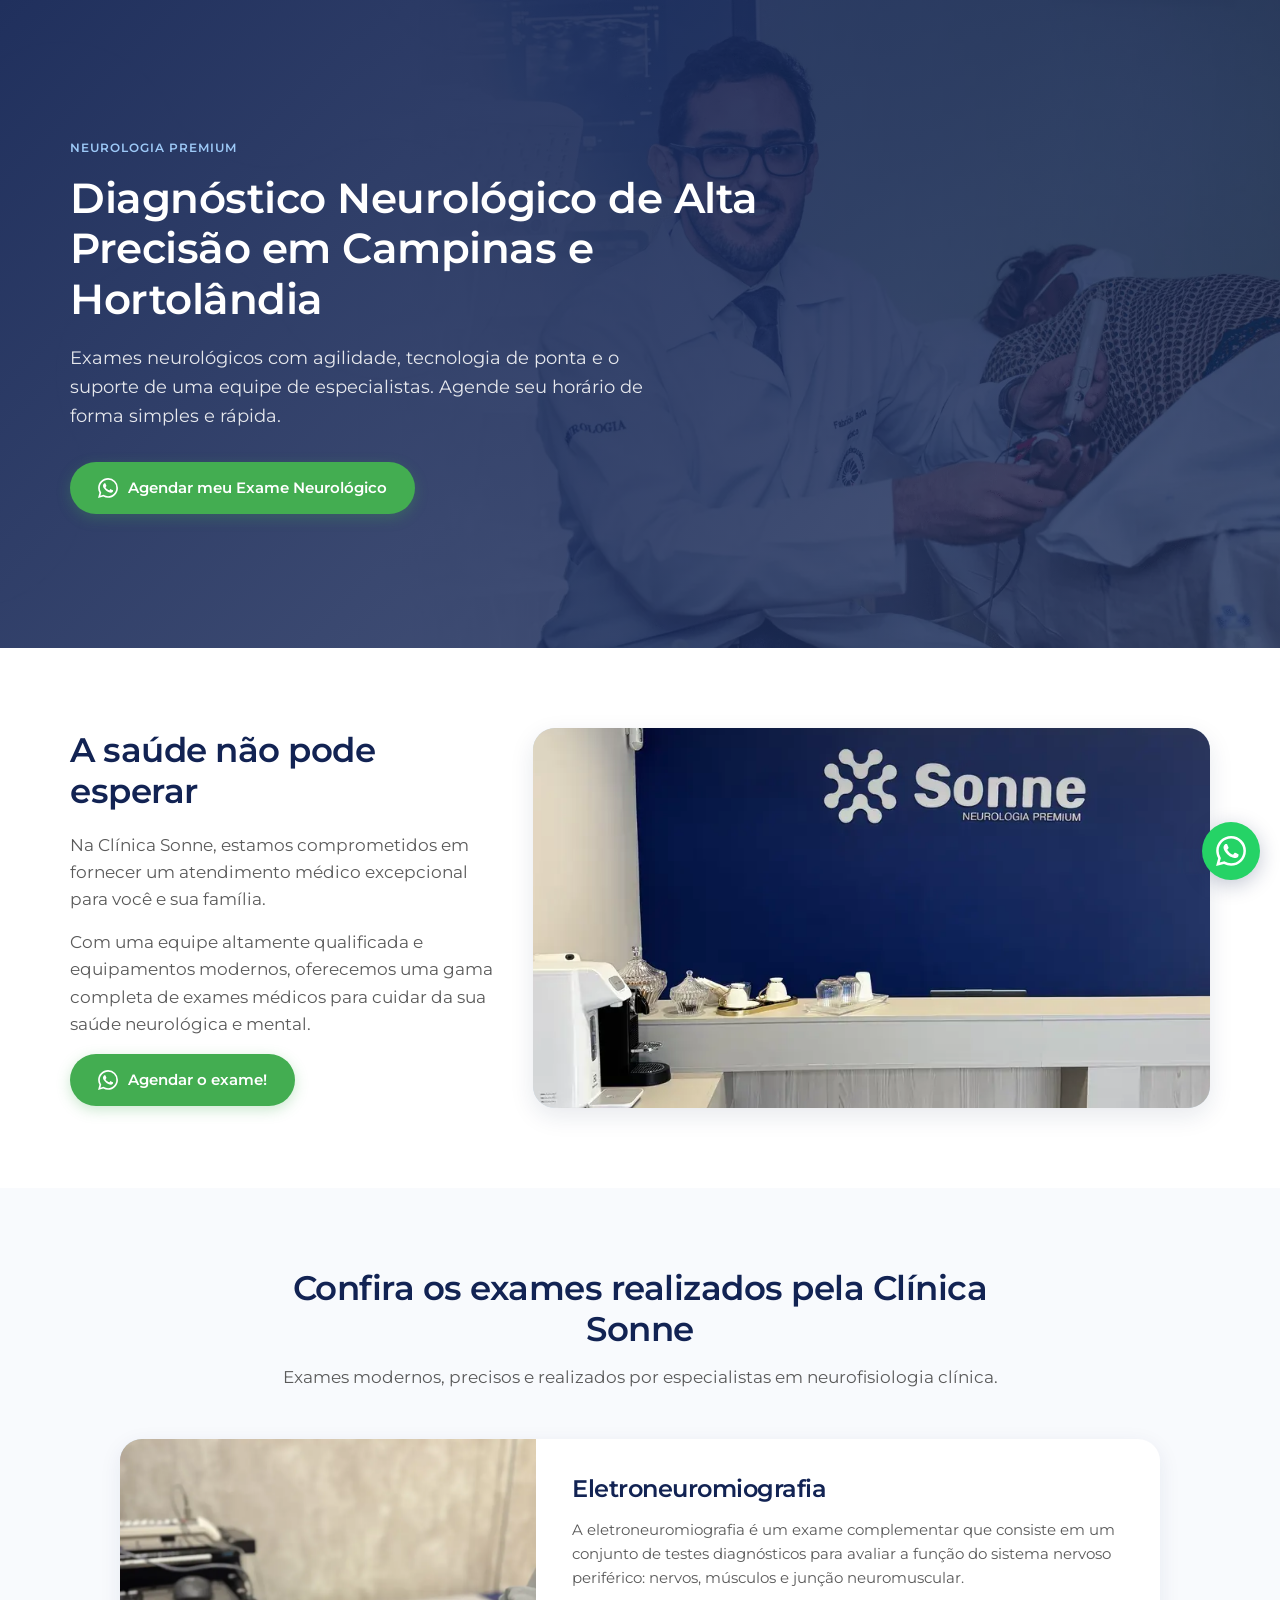
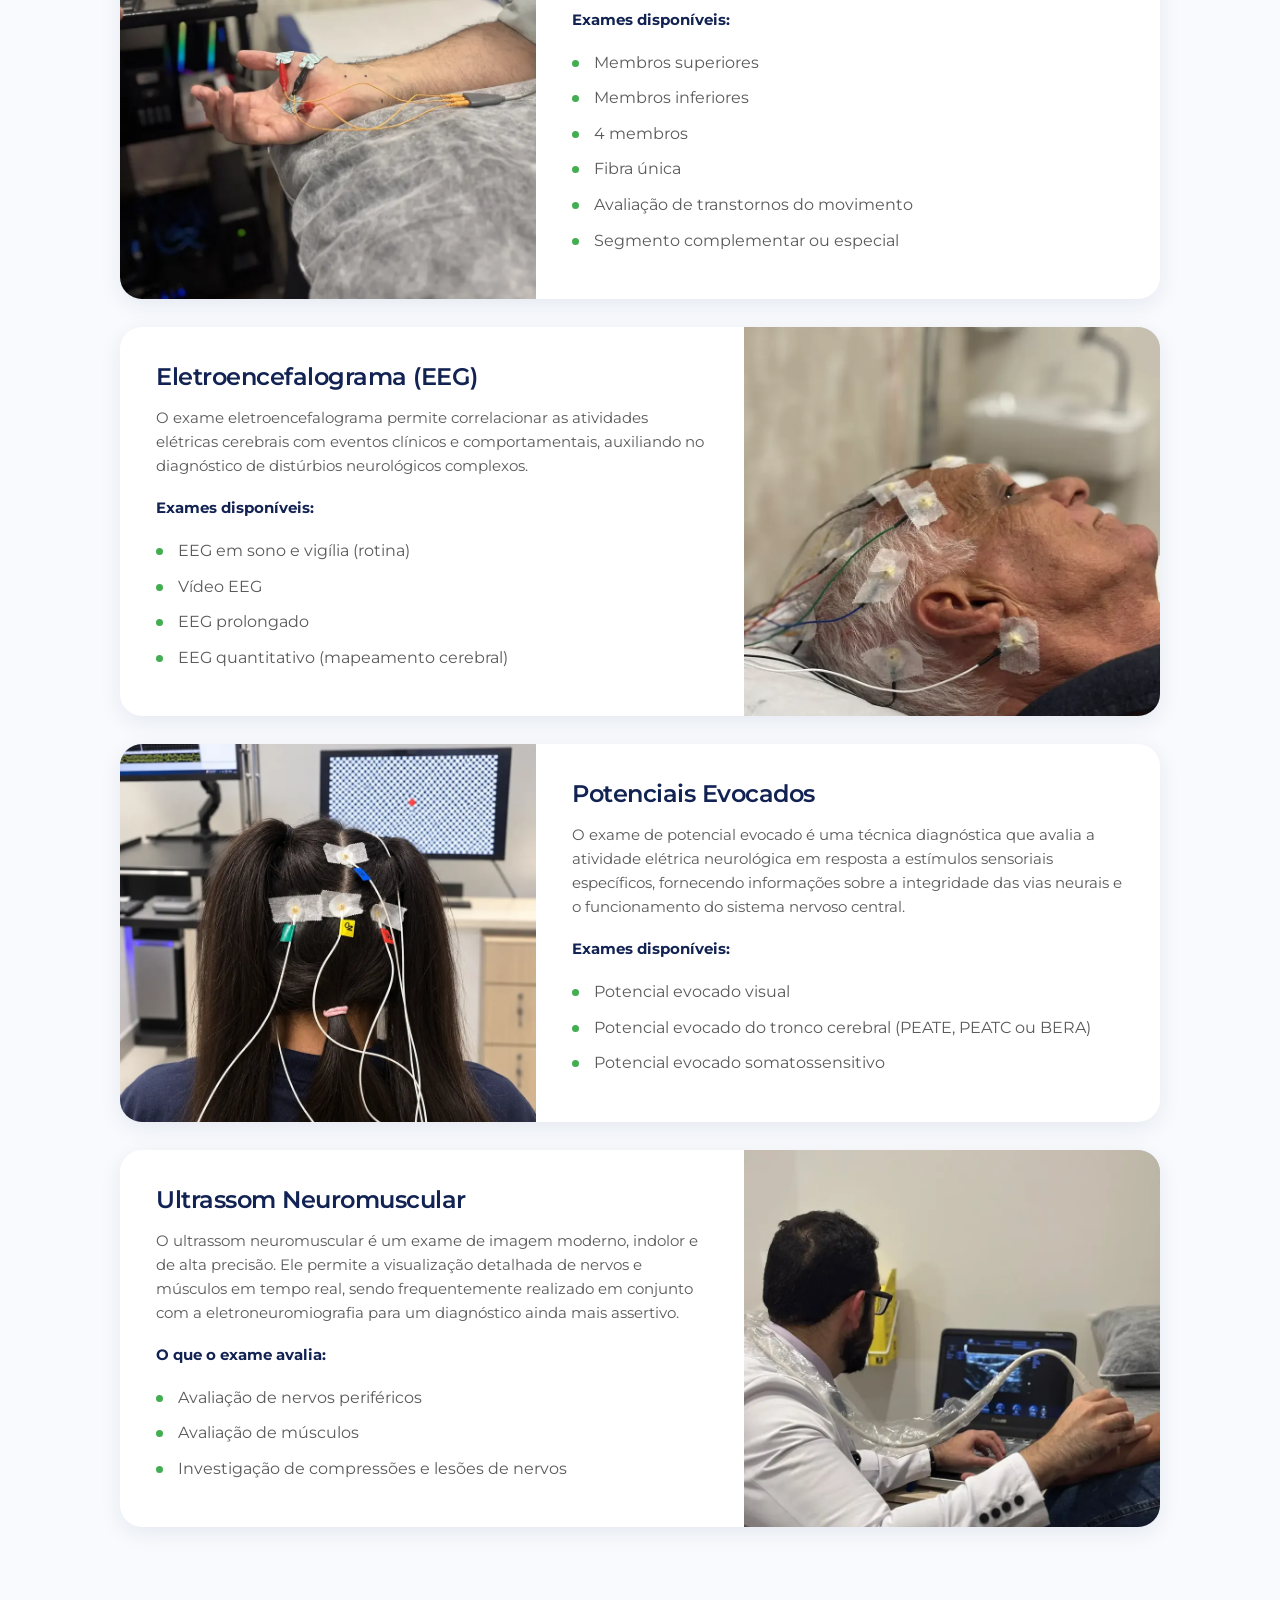
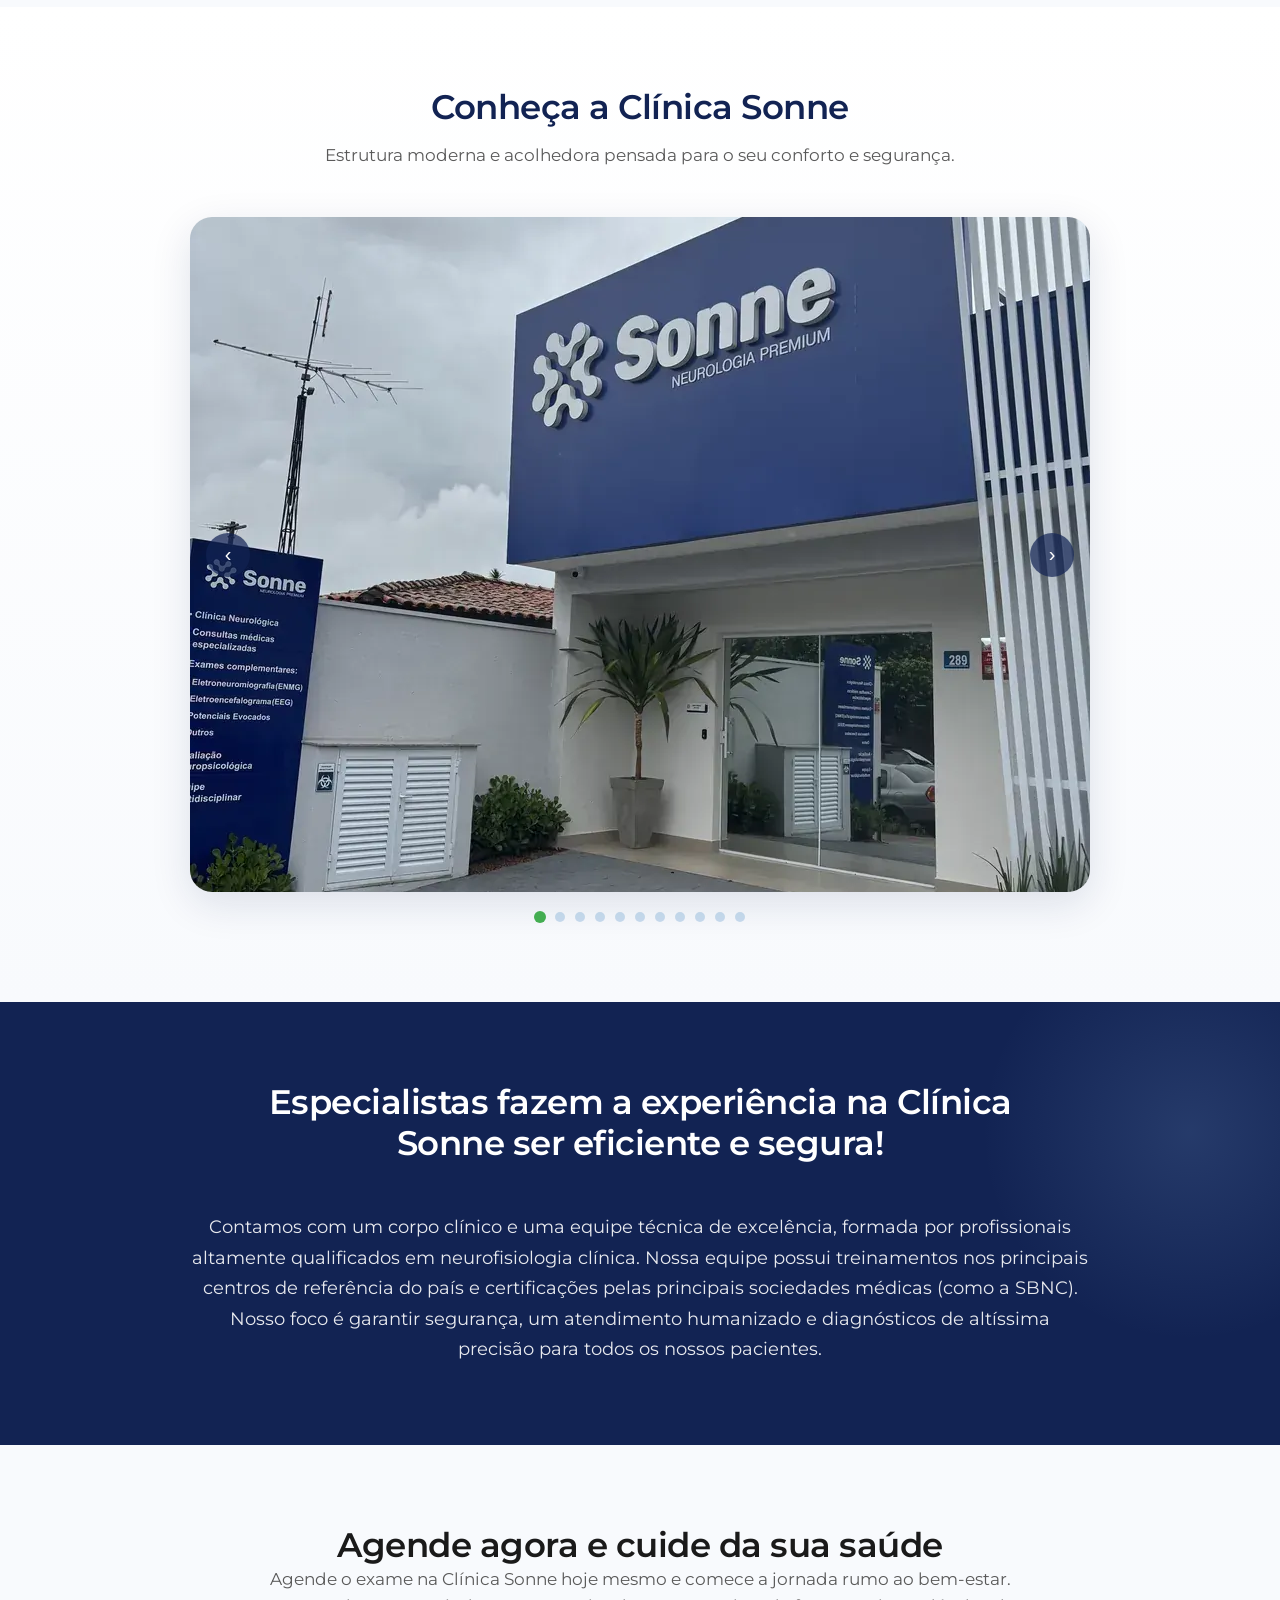
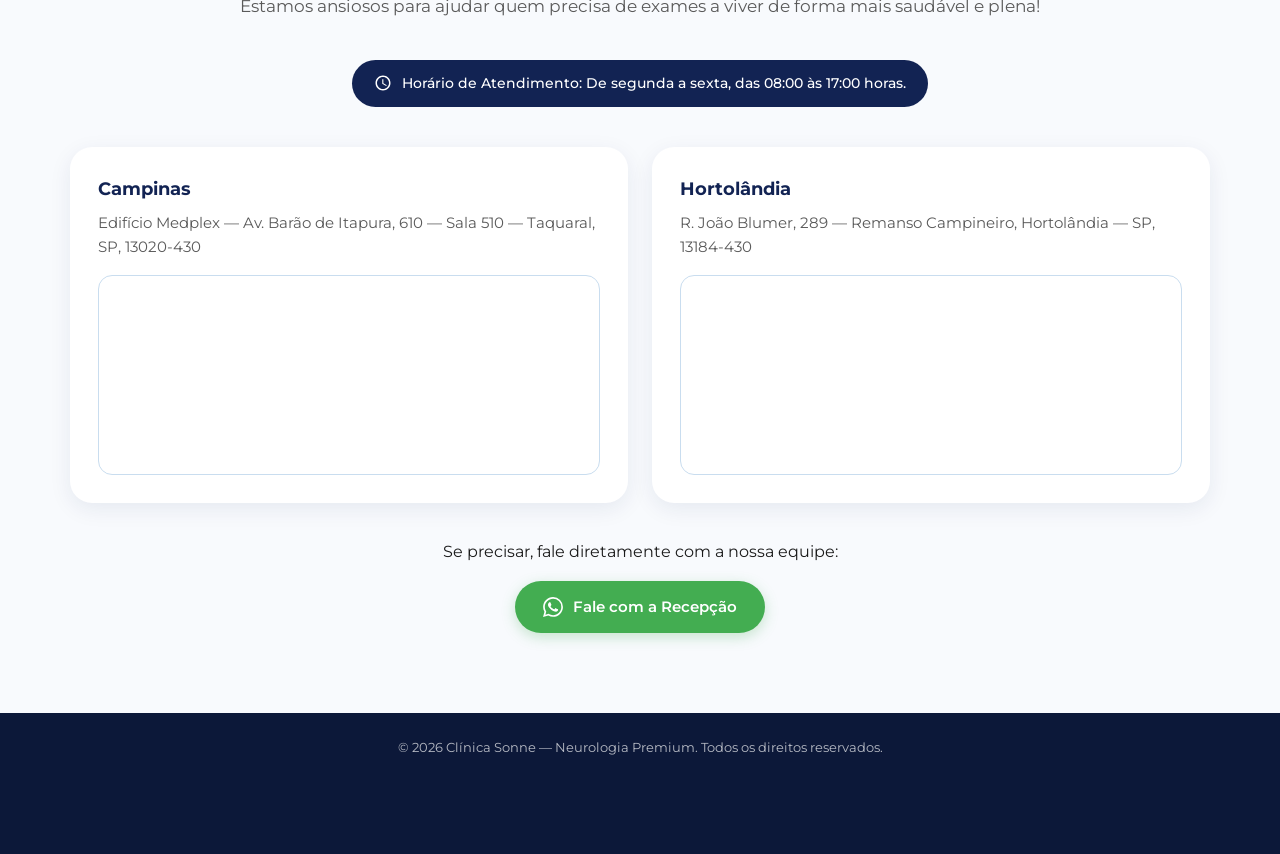
<file: index.html>
<!DOCTYPE html>
<html lang="pt-BR">
<head>
  <meta charset="UTF-8">
  <meta name="viewport" content="width=device-width, initial-scale=1.0">
  <title>Exames Neurológicos — Clínica Sonne</title>
  <meta name="description" content="Diagnóstico neurológico de alta precisão em Campinas e Hortolândia. Eletroneuromiografia, EEG, potenciais evocados e ultrassom neuromuscular na Clínica Sonne.">
  <link rel="preconnect" href="https://fonts.googleapis.com">
  <link rel="preconnect" href="https://fonts.gstatic.com" crossorigin>
  <link href="https://fonts.googleapis.com/css2?family=Montserrat:wght@400;500;600;700&display=swap" rel="stylesheet">
  <script>
    var dataLayer = window.dataLayer || [];
    dataLayer.push({
      'pagePostType': 'page',
      'pagePostType2': 'single-page',
      'pagePostAuthor': 'webmaster',
      'pagePath': '/',
      'pageTitle': 'Exames Neurológicos — Clínica Sonne'
    });
  </script>
  <!-- Google Tag Manager -->
  <script>(function(w,d,s,l,i){w[l]=w[l]||[];w[l].push({'gtm.start':
  new Date().getTime(),event:'gtm.js'});var f=d.getElementsByTagName(s)[0],
  j=d.createElement(s),dl=l!='dataLayer'?'&l='+l:'';j.async=true;j.src=
  'https://www.googletagmanager.com/gtm.js?id='+i+dl;f.parentNode.insertBefore(j,f);
  })(window,document,'script','dataLayer','GTM-NR84NND4');</script>
  <!-- End Google Tag Manager -->
  <style>
    :root {
      --azul-escuro: #122353;
      --azul-claro: #9DC9F7;
      --azul-gelo: #C9DDEF;
      --verde: #43AD51;
      --verde-hover: #3A9A47;
      --branco: #FFFFFF;
      --preto: #1A1A1A;
      --cinza: #5A5A5A;
      --bg-suave: #F8FAFD;
      --radius: 22px;
      --radius-btn: 32px;
      --max-width: 1140px;
      --space: 80px;
    }

    * { box-sizing: border-box; margin: 0; padding: 0; }

    html { scroll-behavior: smooth; }

    body {
      font-family: 'Montserrat', sans-serif;
      color: var(--preto);
      line-height: 1.6;
      background: var(--branco);
    }

    img { max-width: 100%; display: block; }

    a { text-decoration: none; color: inherit; }

    .container {
      width: 92%;
      max-width: var(--max-width);
      margin: 0 auto;
    }

    .btn {
      display: inline-flex;
      align-items: center;
      justify-content: center;
      gap: 10px;
      background: var(--verde);
      color: var(--branco);
      font-weight: 600;
      font-size: 15px;
      padding: 14px 28px;
      border-radius: var(--radius-btn);
      transition: all 0.25s ease;
      box-shadow: 0 4px 14px rgba(67, 173, 81, 0.28);
    }

    .btn:hover {
      background: var(--verde-hover);
      transform: translateY(-2px);
      box-shadow: 0 6px 20px rgba(67, 173, 81, 0.35);
    }

    .btn svg { width: 20px; height: 20px; flex-shrink: 0; fill: currentColor; }

    .whatsapp-float {
      position: fixed;
      right: max(20px, env(safe-area-inset-right));
      bottom: max(20px, env(safe-area-inset-bottom));
      z-index: 20;
      display: flex;
      align-items: center;
      justify-content: center;
      width: 58px;
      height: 58px;
      border-radius: 50%;
      background: #25D366;
      color: #fff;
      box-shadow: 0 5px 20px rgba(18, 35, 83, 0.25);
      transition: background 0.2s ease;
    }
    .whatsapp-float svg { width: 30px; height: 30px; fill: currentColor; }
    .whatsapp-float:hover { background: #128C7E; }
    .whatsapp-float:focus-visible, .btn:focus-visible { outline: 3px solid var(--azul-claro); outline-offset: 4px; }
    body .footer-mini { padding-bottom: 96px; }

    .section { padding: var(--space) 0; }

    .section-dark {
      background: var(--azul-escuro);
      color: var(--branco);
      position: relative;
      overflow: hidden;
    }

    .section-dark::before {
      content: '';
      position: absolute;
      top: -80px;
      right: -120px;
      width: 420px;
      height: 420px;
      background: radial-gradient(circle, rgba(157, 201, 247, 0.14) 0%, transparent 70%);
      border-radius: 50%;
      pointer-events: none;
    }

    .section-gelo { background: var(--bg-suave); }

    h1, h2, h3 {
      font-weight: 600;
      line-height: 1.2;
      letter-spacing: -0.5px;
    }

    h1 { font-size: 42px; }
    h2 { font-size: 34px; }
    h3 { font-size: 24px; }

    p { margin-bottom: 16px; }
    p:last-child { margin-bottom: 0; }

    ul { list-style: none; padding: 0; }
    ul li {
      position: relative;
      padding-left: 22px;
      margin-bottom: 10px;
      color: var(--cinza);
    }
    ul li::before {
      content: '';
      position: absolute;
      left: 0;
      top: 10px;
      width: 7px;
      height: 7px;
      background: var(--verde);
      border-radius: 50%;
    }

    .section-dark ul li { color: rgba(255, 255, 255, 0.85); }
    .section-dark ul li::before { background: var(--azul-claro); }

    .badge {
      display: inline-block;
      font-size: 12px;
      font-weight: 600;
      text-transform: uppercase;
      letter-spacing: 1px;
      color: var(--azul-claro);
      margin-bottom: 16px;
    }

    .hero {
      min-height: 72vh;
      display: flex;
      align-items: center;
      background: url('assets/images/5af950d3-bg_1000000000000000000028.webp') center/cover no-repeat;
      position: relative;
    }

    .hero::after {
      content: '';
      position: absolute;
      inset: 0;
      background: linear-gradient(135deg, rgba(18, 35, 83, 0.94) 0%, rgba(18, 35, 83, 0.82) 55%, rgba(18, 35, 83, 0.68) 100%);
    }

    .hero .container { position: relative; z-index: 1; }

    .hero h1 {
      color: var(--branco);
      max-width: 700px;
      margin-bottom: 20px;
    }

    .hero p {
      color: rgba(255, 255, 255, 0.88);
      font-size: 18px;
      max-width: 620px;
      margin-bottom: 32px;
    }

    .intro-grid {
      display: grid;
      grid-template-columns: 1fr 1fr;
      gap: 40px;
      align-items: center;
    }

    .intro-text h2 {
      color: var(--azul-escuro);
      margin-bottom: 20px;
    }

    .intro-text p { color: var(--cinza); font-size: 17px; }

    .photos {
      display: grid;
      grid-template-columns: 1fr;
      gap: 16px;
    }

    .photo-card {
      border-radius: var(--radius);
      overflow: hidden;
      box-shadow: 0 8px 24px rgba(18, 35, 83, 0.1);
      background: var(--azul-gelo);
      min-height: 240px;
      max-height: 280px;
      display: flex;
      align-items: center;
      justify-content: center;
      text-align: center;
      color: var(--azul-escuro);
      font-weight: 500;
      font-size: 14px;
    }

    @media (min-width: 1025px) {
      .intro-grid {
        grid-template-columns: 1fr 1.6fr;
      }
      .photo-card {
        min-height: 320px;
        max-height: 380px;
      }
    }

    .photo-card img {
      width: 100%;
      height: 100%;
      object-fit: cover;
      transform: scale(1.05);
    }

    .exames-grid {
      display: grid;
      grid-template-columns: 1fr;
      gap: 28px;
      max-width: 1040px;
      margin: 0 auto;
    }

    .exame-card {
      background: var(--branco);
      border-radius: var(--radius);
      padding: 0;
      overflow: hidden;
      display: grid;
      grid-template-columns: minmax(0, 0.8fr) minmax(0, 1.2fr);
      box-shadow: 0 6px 22px rgba(18, 35, 83, 0.08);
      transition: transform 0.25s ease, box-shadow 0.25s ease;
    }

    .exame-card:hover {
      transform: translateY(-4px);
      box-shadow: 0 12px 32px rgba(18, 35, 83, 0.14);
    }

    .exame-photo { margin: 0; position: relative; background: var(--azul-gelo); min-height: 320px; }
    .exame-photo img { position: absolute; inset: 0; width: 100%; height: 100%; object-fit: cover; }
    .exame-content { padding: 36px; align-self: center; min-width: 0; }
    .exame-card:nth-child(even) .exame-photo { order: 2; }
    .exame-card:nth-child(even) { grid-template-columns: minmax(0, 1.2fr) minmax(0, 0.8fr); }
    @media (max-width: 767px) {
      .exame-card, .exame-card:nth-child(even) { grid-template-columns: 1fr; }
      .exame-card:nth-child(even) .exame-photo { order: 0; }
      .exame-photo { min-height: 0; aspect-ratio: 4 / 3; }
      .exame-content { padding: 26px; }
    }
    @media (prefers-reduced-motion: reduce) {
      .exame-card { transition: none; }
      .exame-card:hover { transform: none; }
    }

    .exame-card h3 {
      color: var(--azul-escuro);
      margin-bottom: 14px;
    }

    .exame-card p { color: var(--cinza); font-size: 15px; margin-bottom: 18px; }
    .exame-card strong { color: var(--azul-escuro); }
    .exame-card .btn { margin-top: 10px; }

    .section-header {
      text-align: center;
      max-width: 760px;
      margin: 0 auto 48px;
    }

    .section-header h2 { color: var(--azul-escuro); margin-bottom: 14px; }
    .section-dark .section-header h2 { color: var(--branco); }
    .section-header p { color: var(--cinza); font-size: 17px; }
    .section-dark .section-header p { color: rgba(255, 255, 255, 0.8); }

    .specialists {
      text-align: center;
      max-width: 900px;
      margin: 0 auto;
      font-size: 18px;
      line-height: 1.7;
      color: rgba(255, 255, 255, 0.9);
    }

    .carousel-section {
      background: linear-gradient(180deg, var(--branco) 0%, var(--bg-suave) 100%);
    }

    .carousel {
      position: relative;
      max-width: 900px;
      margin: 0 auto;
      border-radius: var(--radius);
      overflow: hidden;
      box-shadow: 0 12px 40px rgba(18, 35, 83, 0.12);
    }

    .carousel-track {
      display: flex;
      transition: transform 0.5s ease-in-out;
    }

    .carousel-slide {
      min-width: 100%;
      aspect-ratio: 4 / 3;
      background: var(--azul-gelo);
    }

    .carousel-slide img {
      width: 100%;
      height: 100%;
      object-fit: cover;
      display: block;
    }

    .carousel-btn {
      position: absolute;
      top: 50%;
      transform: translateY(-50%);
      background: rgba(18, 35, 83, 0.7);
      color: var(--branco);
      border: none;
      width: 44px;
      height: 44px;
      border-radius: 50%;
      cursor: pointer;
      display: flex;
      align-items: center;
      justify-content: center;
      font-size: 20px;
      transition: background 0.2s ease;
      z-index: 2;
    }

    .carousel-btn:hover { background: rgba(18, 35, 83, 0.9); }
    .carousel-btn.prev { left: 16px; }
    .carousel-btn.next { right: 16px; }

    .carousel-dots {
      display: flex;
      justify-content: center;
      gap: 10px;
      margin-top: 20px;
    }

    .carousel-dot {
      width: 10px;
      height: 10px;
      border-radius: 50%;
      background: var(--azul-gelo);
      border: none;
      cursor: pointer;
      transition: background 0.2s ease, transform 0.2s ease;
    }

    .carousel-dot.active {
      background: var(--verde);
      transform: scale(1.2);
    }

    .agende {
      text-align: center;
      max-width: 800px;
      margin: 0 auto;
    }

    .agende p { color: var(--cinza); font-size: 17px; }

    .unidades {
      display: grid;
      grid-template-columns: 1fr 1fr;
      gap: 24px;
      text-align: left;
      margin-top: 40px;
    }

    .unidade {
      background: var(--branco);
      border-radius: var(--radius);
      padding: 28px;
      box-shadow: 0 6px 22px rgba(18, 35, 83, 0.08);
    }

    .unidade strong {
      display: block;
      color: var(--azul-escuro);
      font-size: 18px;
      margin-bottom: 8px;
    }

    .unidade p { color: var(--cinza); font-size: 15px; margin: 0 0 16px; }

    .mapa {
      width: 100%;
      height: 200px;
      border-radius: 14px;
      overflow: hidden;
      border: 1px solid var(--azul-gelo);
    }

    .mapa iframe {
      width: 100%;
      height: 100%;
      border: 0;
      filter: grayscale(25%) contrast(1.05);
    }

    .horario {
      display: inline-flex;
      align-items: center;
      gap: 10px;
      background: var(--azul-escuro);
      color: var(--branco);
      padding: 12px 22px;
      border-radius: var(--radius-btn);
      font-size: 14px;
      font-weight: 500;
      margin-top: 24px;
    }

    .footer-mini {
      background: #0C1839;
      color: rgba(255, 255, 255, 0.7);
      text-align: center;
      padding: 24px 0;
      font-size: 13px;
    }

    @media (max-width: 1024px) {
      :root { --space: 60px; }
      h1 { font-size: 36px; }
      h2 { font-size: 30px; }
      .intro-grid, .exames-grid, .unidades { grid-template-columns: 1fr; }
    }

    @media (max-width: 767px) {
      :root { --space: 48px; }
      h1 { font-size: 30px; }
      h2 { font-size: 26px; }
      h3 { font-size: 21px; }
      .hero { min-height: auto; padding: 80px 0 60px; }
      .photos { grid-template-columns: 1fr; }
      .exame-card { padding: 0; }
      .btn { width: 100%; }
    }
  </style>
</head>
<body>
  <!-- Google Tag Manager (noscript) -->
  <noscript><iframe src="https://www.googletagmanager.com/ns.html?id=GTM-NR84NND4"
  height="0" width="0" style="display:none;visibility:hidden"></iframe></noscript>
  <!-- End Google Tag Manager (noscript) -->

  <!-- Hero -->
  <section class="hero section-dark">
    <div class="container">
      <span class="badge">Neurologia Premium</span>
      <h1>Diagnóstico Neurológico de Alta Precisão em Campinas e Hortolândia</h1>
      <p>Exames neurológicos com agilidade, tecnologia de ponta e o suporte de uma equipe de especialistas. Agende seu horário de forma simples e rápida.</p>
      <a class="btn" data-cta-label="hero_agendar_exame" href="https://wa.me/5519996283086?text=Ol%C3%A1!%20Tenho%20um%20encaminhamento%20e%20quero%20agendar%20meu%20exame%20neurol%C3%B3gico%20na%20Cl%C3%ADnica%20Sonne" target="_blank" rel="noopener">
        <svg viewBox="0 0 24 24" aria-hidden="true" focusable="false"><path d="M17.472 14.382c-.297-.149-1.758-.867-2.03-.967-.273-.099-.471-.148-.67.15-.197.297-.767.966-.94 1.164-.173.199-.347.223-.644.075-.297-.15-1.255-.463-2.39-1.475-.883-.788-1.48-1.761-1.653-2.059-.173-.297-.018-.458.13-.606.134-.133.298-.347.446-.52.149-.174.198-.298.298-.497.099-.198.05-.371-.025-.52-.075-.149-.669-1.612-.916-2.207-.242-.579-.487-.5-.669-.51-.173-.008-.371-.01-.57-.01-.198 0-.52.074-.792.372-.272.297-1.04 1.016-1.04 2.479 0 1.462 1.065 2.875 1.213 3.074.149.198 2.096 3.2 5.077 4.487.709.306 1.262.489 1.694.625.712.227 1.36.195 1.871.118.571-.085 1.758-.719 2.006-1.413.248-.694.248-1.289.173-1.413-.074-.124-.272-.198-.57-.347m-5.421 7.403h-.004a9.87 9.87 0 01-5.031-1.378l-.361-.214-3.741.982.998-3.648-.235-.374a9.86 9.86 0 01-1.51-5.26c.001-5.45 4.436-9.884 9.888-9.884 2.64 0 5.122 1.03 6.988 2.898a9.825 9.825 0 012.893 6.994c-.003 5.45-4.437 9.884-9.885 9.884m8.413-18.297A11.815 11.815 0 0012.05 0C5.495 0 .16 5.335.157 11.892c0 2.096.547 4.142 1.588 5.945L.057 24l6.305-1.654a11.882 11.882 0 005.683 1.448h.005c6.554 0 11.89-5.335 11.893-11.893a11.821 11.821 0 00-3.48-8.413Z"/></svg>
        Agendar meu Exame Neurológico
      </a>
    </div>
  </section>

  <!-- Introdução -->
  <section class="section">
    <div class="container">
      <div class="intro-grid">
        <div class="intro-text">
          <h2>A saúde não pode esperar</h2>
          <p>Na Clínica Sonne, estamos comprometidos em fornecer um atendimento médico excepcional para você e sua família.</p>
          <p>Com uma equipe altamente qualificada e equipamentos modernos, oferecemos uma gama completa de exames médicos para cuidar da sua saúde neurológica e mental.</p>
          <a class="btn" data-cta-label="intro_agendar_exame" href="https://wa.me/5519996283086?text=Ol%C3%A1!%20Tenho%20um%20encaminhamento%20e%20quero%20agendar%20meu%20exame%20neurol%C3%B3gico%20na%20Cl%C3%ADnica%20Sonne" target="_blank" rel="noopener">
            <svg viewBox="0 0 24 24" aria-hidden="true" focusable="false"><path d="M17.472 14.382c-.297-.149-1.758-.867-2.03-.967-.273-.099-.471-.148-.67.15-.197.297-.767.966-.94 1.164-.173.199-.347.223-.644.075-.297-.15-1.255-.463-2.39-1.475-.883-.788-1.48-1.761-1.653-2.059-.173-.297-.018-.458.13-.606.134-.133.298-.347.446-.52.149-.174.198-.298.298-.497.099-.198.05-.371-.025-.52-.075-.149-.669-1.612-.916-2.207-.242-.579-.487-.5-.669-.51-.173-.008-.371-.01-.57-.01-.198 0-.52.074-.792.372-.272.297-1.04 1.016-1.04 2.479 0 1.462 1.065 2.875 1.213 3.074.149.198 2.096 3.2 5.077 4.487.709.306 1.262.489 1.694.625.712.227 1.36.195 1.871.118.571-.085 1.758-.719 2.006-1.413.248-.694.248-1.289.173-1.413-.074-.124-.272-.198-.57-.347m-5.421 7.403h-.004a9.87 9.87 0 01-5.031-1.378l-.361-.214-3.741.982.998-3.648-.235-.374a9.86 9.86 0 01-1.51-5.26c.001-5.45 4.436-9.884 9.888-9.884 2.64 0 5.122 1.03 6.988 2.898a9.825 9.825 0 012.893 6.994c-.003 5.45-4.437 9.884-9.885 9.884m8.413-18.297A11.815 11.815 0 0012.05 0C5.495 0 .16 5.335.157 11.892c0 2.096.547 4.142 1.588 5.945L.057 24l6.305-1.654a11.882 11.882 0 005.683 1.448h.005c6.554 0 11.89-5.335 11.893-11.893a11.821 11.821 0 00-3.48-8.413Z"/></svg>
            Agendar o exame!
          </a>
        </div>
        <div class="photos">
          <div class="photo-card">
            <img src="assets/images/clinica/IMG_0483.webp" alt="Sala de exames da Clínica Sonne" width="900" height="1200" decoding="async">
          </div>
        </div>
      </div>
    </div>
  </section>

  <!-- Exames -->
  <section class="section section-gelo">
    <div class="container">
      <div class="section-header">
        <h2>Confira os exames realizados pela Clínica Sonne</h2>
        <p>Exames modernos, precisos e realizados por especialistas em neurofisiologia clínica.</p>
      </div>
      <div class="exames-grid">
        <article class="exame-card">
          <figure class="exame-photo"><img src="assets/images/exames/eletroneuromiografia.webp" alt="Eletrodos no braço durante exame de eletroneuromiografia" width="900" height="1200" loading="lazy" decoding="async"></figure>
          <div class="exame-content">
          <h3>Eletroneuromiografia</h3>
          <p>A eletroneuromiografia é um exame complementar que consiste em um conjunto de testes diagnósticos para avaliar a função do sistema nervoso periférico: nervos, músculos e junção neuromuscular.</p>
          <p><strong>Exames disponíveis:</strong></p>
          <ul>
            <li>Membros superiores</li>
            <li>Membros inferiores</li>
            <li>4 membros</li>
            <li>Fibra única</li>
            <li>Avaliação de transtornos do movimento</li>
            <li>Segmento complementar ou especial</li>
          </ul>
                  </div>
        </article>

        <article class="exame-card">
          <figure class="exame-photo"><img src="assets/images/exames/eletroencefalograma.webp" alt="Eletrodos posicionados para realização de eletroencefalograma" width="900" height="1200" loading="lazy" decoding="async"></figure>
          <div class="exame-content">
          <h3>Eletroencefalograma (EEG)</h3>
          <p>O exame eletroencefalograma permite correlacionar as atividades elétricas cerebrais com eventos clínicos e comportamentais, auxiliando no diagnóstico de distúrbios neurológicos complexos.</p>
          <p><strong>Exames disponíveis:</strong></p>
          <ul>
            <li>EEG em sono e vigília (rotina)</li>
            <li>Vídeo EEG</li>
            <li>EEG prolongado</li>
            <li>EEG quantitativo (mapeamento cerebral)</li>
          </ul>
                  </div>
        </article>

        <article class="exame-card">
          <figure class="exame-photo"><img src="assets/images/exames/potenciais-evocados.webp" alt="Registro de potenciais evocados com estímulo visual" width="900" height="900" loading="lazy" decoding="async"></figure>
          <div class="exame-content">
          <h3>Potenciais Evocados</h3>
          <p>O exame de potencial evocado é uma técnica diagnóstica que avalia a atividade elétrica neurológica em resposta a estímulos sensoriais específicos, fornecendo informações sobre a integridade das vias neurais e o funcionamento do sistema nervoso central.</p>
          <p><strong>Exames disponíveis:</strong></p>
          <ul>
            <li>Potencial evocado visual</li>
            <li>Potencial evocado do tronco cerebral (PEATE, PEATC ou BERA)</li>
            <li>Potencial evocado somatossensitivo</li>
          </ul>
                  </div>
        </article>

        <article class="exame-card">
          <figure class="exame-photo"><img src="assets/images/exames/ultrassom-neuromuscular.webp" alt="Especialista realizando ultrassom neuromuscular" width="900" height="1200" loading="lazy" decoding="async"></figure>
          <div class="exame-content">
          <h3>Ultrassom Neuromuscular</h3>
          <p>O ultrassom neuromuscular é um exame de imagem moderno, indolor e de alta precisão. Ele permite a visualização detalhada de nervos e músculos em tempo real, sendo frequentemente realizado em conjunto com a eletroneuromiografia para um diagnóstico ainda mais assertivo.</p>
          <p><strong>O que o exame avalia:</strong></p>
          <ul>
            <li>Avaliação de nervos periféricos</li>
            <li>Avaliação de músculos</li>
            <li>Investigação de compressões e lesões de nervos</li>
          </ul>
                  </div>
        </article>
      </div>
    </div>
  </section>

  <!-- Carrossel de Fotos -->
  <section class="section carousel-section">
    <div class="container">
      <div class="section-header">
        <h2>Conheça a Clínica Sonne</h2>
        <p>Estrutura moderna e acolhedora pensada para o seu conforto e segurança.</p>
      </div>
      <div class="carousel" id="clinicCarousel">
        <div class="carousel-track">
          <div class="carousel-slide"><img src="assets/images/clinica/IMG_0463.webp" alt="Foto da Clínica Sonne 1" width="900" height="1200" loading="lazy" decoding="async"></div>
          <div class="carousel-slide"><img src="assets/images/clinica/IMG_0464.webp" alt="Foto da Clínica Sonne 2" width="900" height="1200" loading="lazy" decoding="async"></div>
          <div class="carousel-slide"><img src="assets/images/clinica/IMG_0468.webp" alt="Foto da Clínica Sonne 3" width="900" height="1200" loading="lazy" decoding="async"></div>
          <div class="carousel-slide"><img src="assets/images/clinica/IMG_0469.webp" alt="Foto da Clínica Sonne 4" width="900" height="1200" loading="lazy" decoding="async"></div>
          <div class="carousel-slide"><img src="assets/images/clinica/IMG_0471.webp" alt="Foto da Clínica Sonne 5" width="900" height="1200" loading="lazy" decoding="async"></div>
          <div class="carousel-slide"><img src="assets/images/clinica/IMG_0483.webp" alt="Foto da Clínica Sonne 6" width="900" height="1200" loading="lazy" decoding="async"></div>
          <div class="carousel-slide"><img src="assets/images/clinica/IMG_0484.webp" alt="Foto da Clínica Sonne 7" width="900" height="1200" loading="lazy" decoding="async"></div>
          <div class="carousel-slide"><img src="assets/images/clinica/IMG_0485.webp" alt="Foto da Clínica Sonne 8" width="900" height="1200" loading="lazy" decoding="async"></div>
          <div class="carousel-slide"><img src="assets/images/clinica/IMG_0718.webp" alt="Foto da Clínica Sonne 9" width="900" height="1200" loading="lazy" decoding="async"></div>
          <div class="carousel-slide"><img src="assets/images/clinica/IMG_2958.webp" alt="Foto da Clínica Sonne 10" width="900" height="1200" loading="lazy" decoding="async"></div>
          <div class="carousel-slide"><img src="assets/images/clinica/IMG_3152.webp" alt="Foto da Clínica Sonne 11" width="900" height="1200" loading="lazy" decoding="async"></div>
        </div>
        <button class="carousel-btn prev" aria-label="Foto anterior">&#8249;</button>
        <button class="carousel-btn next" aria-label="Próxima foto">&#8250;</button>
      </div>
      <div class="carousel-dots" id="carouselDots"></div>
    </div>
  </section>

  <!-- Especialistas -->
  <section class="section section-dark">
    <div class="container">
      <div class="section-header">
        <h2>Especialistas fazem a experiência na Clínica Sonne ser eficiente e segura!</h2>
      </div>
      <div class="specialists">
        <p>Contamos com um corpo clínico e uma equipe técnica de excelência, formada por profissionais altamente qualificados em neurofisiologia clínica. Nossa equipe possui treinamentos nos principais centros de referência do país e certificações pelas principais sociedades médicas (como a SBNC). Nosso foco é garantir segurança, um atendimento humanizado e diagnósticos de altíssima precisão para todos os nossos pacientes.</p>
      </div>
    </div>
  </section>

  <!-- Agendamento -->
  <section class="section section-gelo">
    <div class="container">
      <div class="agende">
        <h2>Agende agora e cuide da sua saúde</h2>
        <p>Agende o exame na Clínica Sonne hoje mesmo e comece a jornada rumo ao bem-estar. Estamos ansiosos para ajudar quem precisa de exames a viver de forma mais saudável e plena!</p>
        <div class="horario">
          <svg width="18" height="18" viewBox="0 0 24 24" fill="currentColor"><path d="M11.99 2C6.47 2 2 6.48 2 12s4.47 10 9.99 10C17.52 22 22 17.52 22 12S17.52 2 11.99 2zM12 20c-4.42 0-8-3.58-8-8s3.58-8 8-8 8 3.58 8 8-3.58 8-8 8zm.5-13H11v6l5.25 3.15.75-1.23-4.5-2.67z"/></svg>
          Horário de Atendimento: De segunda a sexta, das 08:00 às 17:00 horas.
        </div>
      </div>

      <div class="unidades">
        <div class="unidade">
          <strong>Campinas</strong>
          <p>Edifício Medplex — Av. Barão de Itapura, 610 — Sala 510 — Taquaral, SP, 13020-430</p>
          <div class="mapa">
            <iframe src="https://www.google.com/maps/embed?pb=!1m18!1m12!1m3!1d3675.296041120552!2d-47.061111699999996!3d-22.9022222!2m3!1f0!2f0!3f0!3m2!1i1024!2i768!4f13.1!3m3!1m2!1s0x94c8c8a5b5b5b5b5%3A0x5b5b5b5b5b5b5b5b!2sAv.%20Bar%C3%A3o%20de%20Itapura%2C%20610%20-%20Taquaral%2C%20Campinas%20-%20SP%2C%2013020-430!5e0!3m2!1spt-BR!2sbr!4v1699999999999!5m2!1spt-BR!2sbr" allowfullscreen="" loading="lazy" referrerpolicy="no-referrer-when-downgrade" title="Mapa da unidade Campinas"></iframe>
          </div>
        </div>
        <div class="unidade">
          <strong>Hortolândia</strong>
          <p>R. João Blumer, 289 — Remanso Campineiro, Hortolândia — SP, 13184-430</p>
          <div class="mapa">
            <iframe src="https://www.google.com/maps/embed?pb=!1m18!1m12!1m3!1d3675.296041120552!2d-47.2200000!3d-22.8600000!2m3!1f0!2f0!3f0!3m2!1i1024!2i768!4f13.1!3m3!1m2!1s0x94c8c8a5b5b5b5b5%3A0x5b5b5b5b5b5b5b5b!2sR.%20Jo%C3%A3o%20Blumer%2C%20289%20-%20Remanso%20Campineiro%2C%20Hortol%C3%A2ndia%20-%20SP%2C%2013184-430!5e0!3m2!1spt-BR!2sbr!4v1699999999999!5m2!1spt-BR!2sbr" allowfullscreen="" loading="lazy" referrerpolicy="no-referrer-when-downgrade" title="Mapa da unidade Hortolândia"></iframe>
          </div>
        </div>
      </div>

      <div style="text-align: center; margin-top: 36px;">
        <p>Se precisar, fale diretamente com a nossa equipe:</p>
        <a class="btn" data-cta-label="footer_falar_recepcao" href="https://wa.me/5519996283086?text=Ol%C3%A1!%20Tenho%20um%20encaminhamento%20e%20quero%20agendar%20meu%20exame%20neurol%C3%B3gico%20na%20Cl%C3%ADnica%20Sonne" target="_blank" rel="noopener">
          <svg viewBox="0 0 24 24" aria-hidden="true" focusable="false"><path d="M17.472 14.382c-.297-.149-1.758-.867-2.03-.967-.273-.099-.471-.148-.67.15-.197.297-.767.966-.94 1.164-.173.199-.347.223-.644.075-.297-.15-1.255-.463-2.39-1.475-.883-.788-1.48-1.761-1.653-2.059-.173-.297-.018-.458.13-.606.134-.133.298-.347.446-.52.149-.174.198-.298.298-.497.099-.198.05-.371-.025-.52-.075-.149-.669-1.612-.916-2.207-.242-.579-.487-.5-.669-.51-.173-.008-.371-.01-.57-.01-.198 0-.52.074-.792.372-.272.297-1.04 1.016-1.04 2.479 0 1.462 1.065 2.875 1.213 3.074.149.198 2.096 3.2 5.077 4.487.709.306 1.262.489 1.694.625.712.227 1.36.195 1.871.118.571-.085 1.758-.719 2.006-1.413.248-.694.248-1.289.173-1.413-.074-.124-.272-.198-.57-.347m-5.421 7.403h-.004a9.87 9.87 0 01-5.031-1.378l-.361-.214-3.741.982.998-3.648-.235-.374a9.86 9.86 0 01-1.51-5.26c.001-5.45 4.436-9.884 9.888-9.884 2.64 0 5.122 1.03 6.988 2.898a9.825 9.825 0 012.893 6.994c-.003 5.45-4.437 9.884-9.885 9.884m8.413-18.297A11.815 11.815 0 0012.05 0C5.495 0 .16 5.335.157 11.892c0 2.096.547 4.142 1.588 5.945L.057 24l6.305-1.654a11.882 11.882 0 005.683 1.448h.005c6.554 0 11.89-5.335 11.893-11.893a11.821 11.821 0 00-3.48-8.413Z"/></svg>
          Fale com a Recepção
        </a>
      </div>
    </div>
  </section>

  <footer class="footer-mini">
    <div class="container">
      <p>&copy; 2026 Clínica Sonne — Neurologia Premium. Todos os direitos reservados.</p>
    </div>
  </footer>

  <a class="whatsapp-float" data-cta-label="flutuante_whatsapp" href="https://wa.me/5519996283086?text=Ol%C3%A1!%20Tenho%20um%20encaminhamento%20e%20quero%20agendar%20meu%20exame%20neurol%C3%B3gico%20na%20Cl%C3%ADnica%20Sonne" target="_blank" rel="noopener" aria-label="Agendar exame pelo WhatsApp" title="Fale com a equipe pelo WhatsApp"><svg viewBox="0 0 24 24" aria-hidden="true" focusable="false"><path d="M17.472 14.382c-.297-.149-1.758-.867-2.03-.967-.273-.099-.471-.148-.67.15-.197.297-.767.966-.94 1.164-.173.199-.347.223-.644.075-.297-.15-1.255-.463-2.39-1.475-.883-.788-1.48-1.761-1.653-2.059-.173-.297-.018-.458.13-.606.134-.133.298-.347.446-.52.149-.174.198-.298.298-.497.099-.198.05-.371-.025-.52-.075-.149-.669-1.612-.916-2.207-.242-.579-.487-.5-.669-.51-.173-.008-.371-.01-.57-.01-.198 0-.52.074-.792.372-.272.297-1.04 1.016-1.04 2.479 0 1.462 1.065 2.875 1.213 3.074.149.198 2.096 3.2 5.077 4.487.709.306 1.262.489 1.694.625.712.227 1.36.195 1.871.118.571-.085 1.758-.719 2.006-1.413.248-.694.248-1.289.173-1.413-.074-.124-.272-.198-.57-.347m-5.421 7.403h-.004a9.87 9.87 0 01-5.031-1.378l-.361-.214-3.741.982.998-3.648-.235-.374a9.86 9.86 0 01-1.51-5.26c.001-5.45 4.436-9.884 9.888-9.884 2.64 0 5.122 1.03 6.988 2.898a9.825 9.825 0 012.893 6.994c-.003 5.45-4.437 9.884-9.885 9.884m8.413-18.297A11.815 11.815 0 0012.05 0C5.495 0 .16 5.335.157 11.892c0 2.096.547 4.142 1.588 5.945L.057 24l6.305-1.654a11.882 11.882 0 005.683 1.448h.005c6.554 0 11.89-5.335 11.893-11.893a11.821 11.821 0 00-3.48-8.413Z"/></svg></a>

  <script>
    (function() {
      const carousel = document.getElementById('clinicCarousel');
      const track = carousel.querySelector('.carousel-track');
      const slides = carousel.querySelectorAll('.carousel-slide');
      const prevBtn = carousel.querySelector('.carousel-btn.prev');
      const nextBtn = carousel.querySelector('.carousel-btn.next');
      const dotsContainer = document.getElementById('carouselDots');
      let current = 0;
      const total = slides.length;

      slides.forEach(function(_, index) {
        const dot = document.createElement('button');
        dot.className = 'carousel-dot' + (index === 0 ? ' active' : '');
        dot.setAttribute('aria-label', 'Ir para foto ' + (index + 1));
        dot.addEventListener('click', function() { goTo(index); });
        dotsContainer.appendChild(dot);
      });

      const dots = dotsContainer.querySelectorAll('.carousel-dot');

      function update() {
        track.style.transform = 'translateX(-' + (current * 100) + '%)';
        dots.forEach(function(dot, index) {
          dot.classList.toggle('active', index === current);
        });
      }

      function goTo(index) {
        current = (index + total) % total;
        update();
      }

      function next() { goTo(current + 1); }
      function prev() { goTo(current - 1); }

      nextBtn.addEventListener('click', next);
      prevBtn.addEventListener('click', prev);

      let startX = 0;
      let isDragging = false;
      carousel.addEventListener('touchstart', function(e) {
        startX = e.touches[0].clientX;
        isDragging = true;
      }, { passive: true });
      carousel.addEventListener('touchend', function(e) {
        if (!isDragging) return;
        const endX = e.changedTouches[0].clientX;
        const diff = startX - endX;
        if (Math.abs(diff) > 50) {
          diff > 0 ? next() : prev();
        }
        isDragging = false;
      }, { passive: true });
    })();

    (function() {
      var ctaButtons = document.querySelectorAll('[data-cta-label]');
      ctaButtons.forEach(function(btn) {
        btn.addEventListener('click', function() {
          var ctaLabel = btn.getAttribute('data-cta-label');
          window.dataLayer = window.dataLayer || [];
          window.dataLayer.push({
            'event': 'cta_click',
            'cta_label': ctaLabel,
            'cta_url': btn.href,
            'page_path': '/'
          });
        });
      });
    })();
  </script>

</body>
</html>
</file>
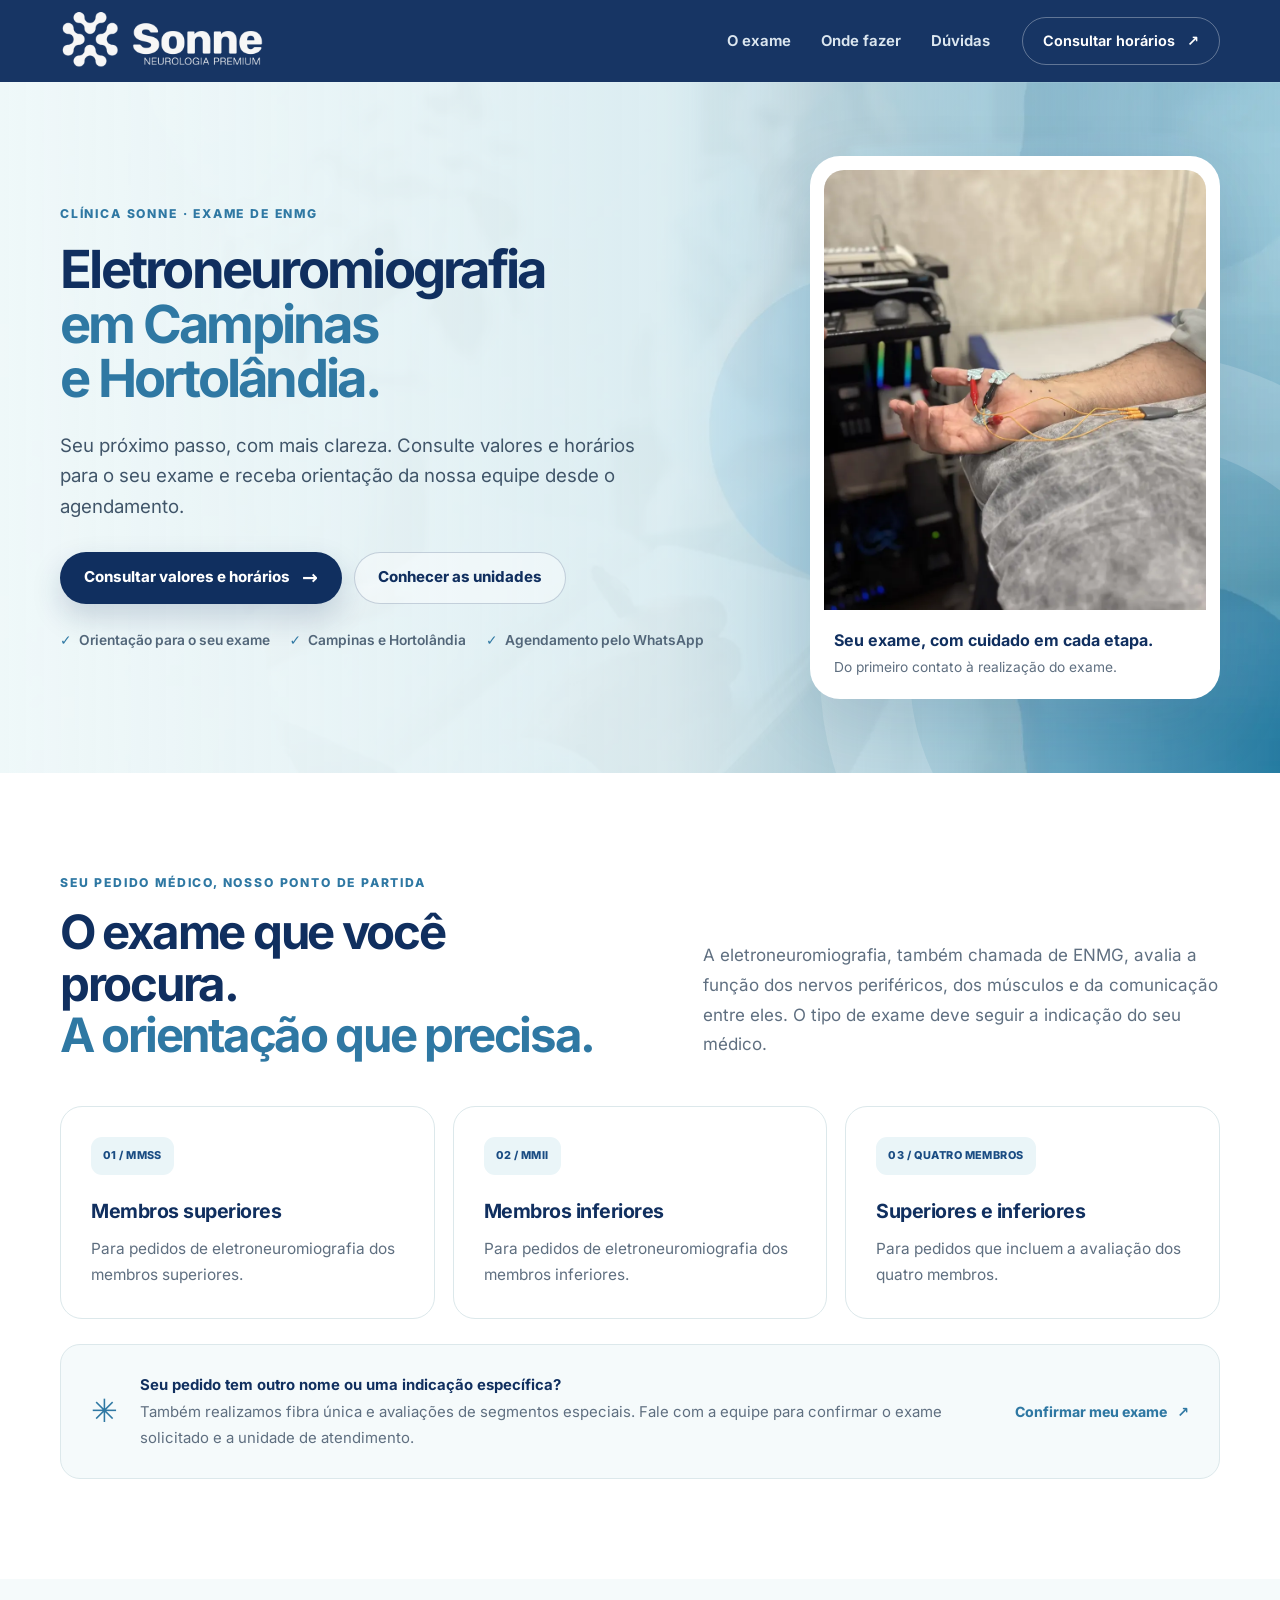
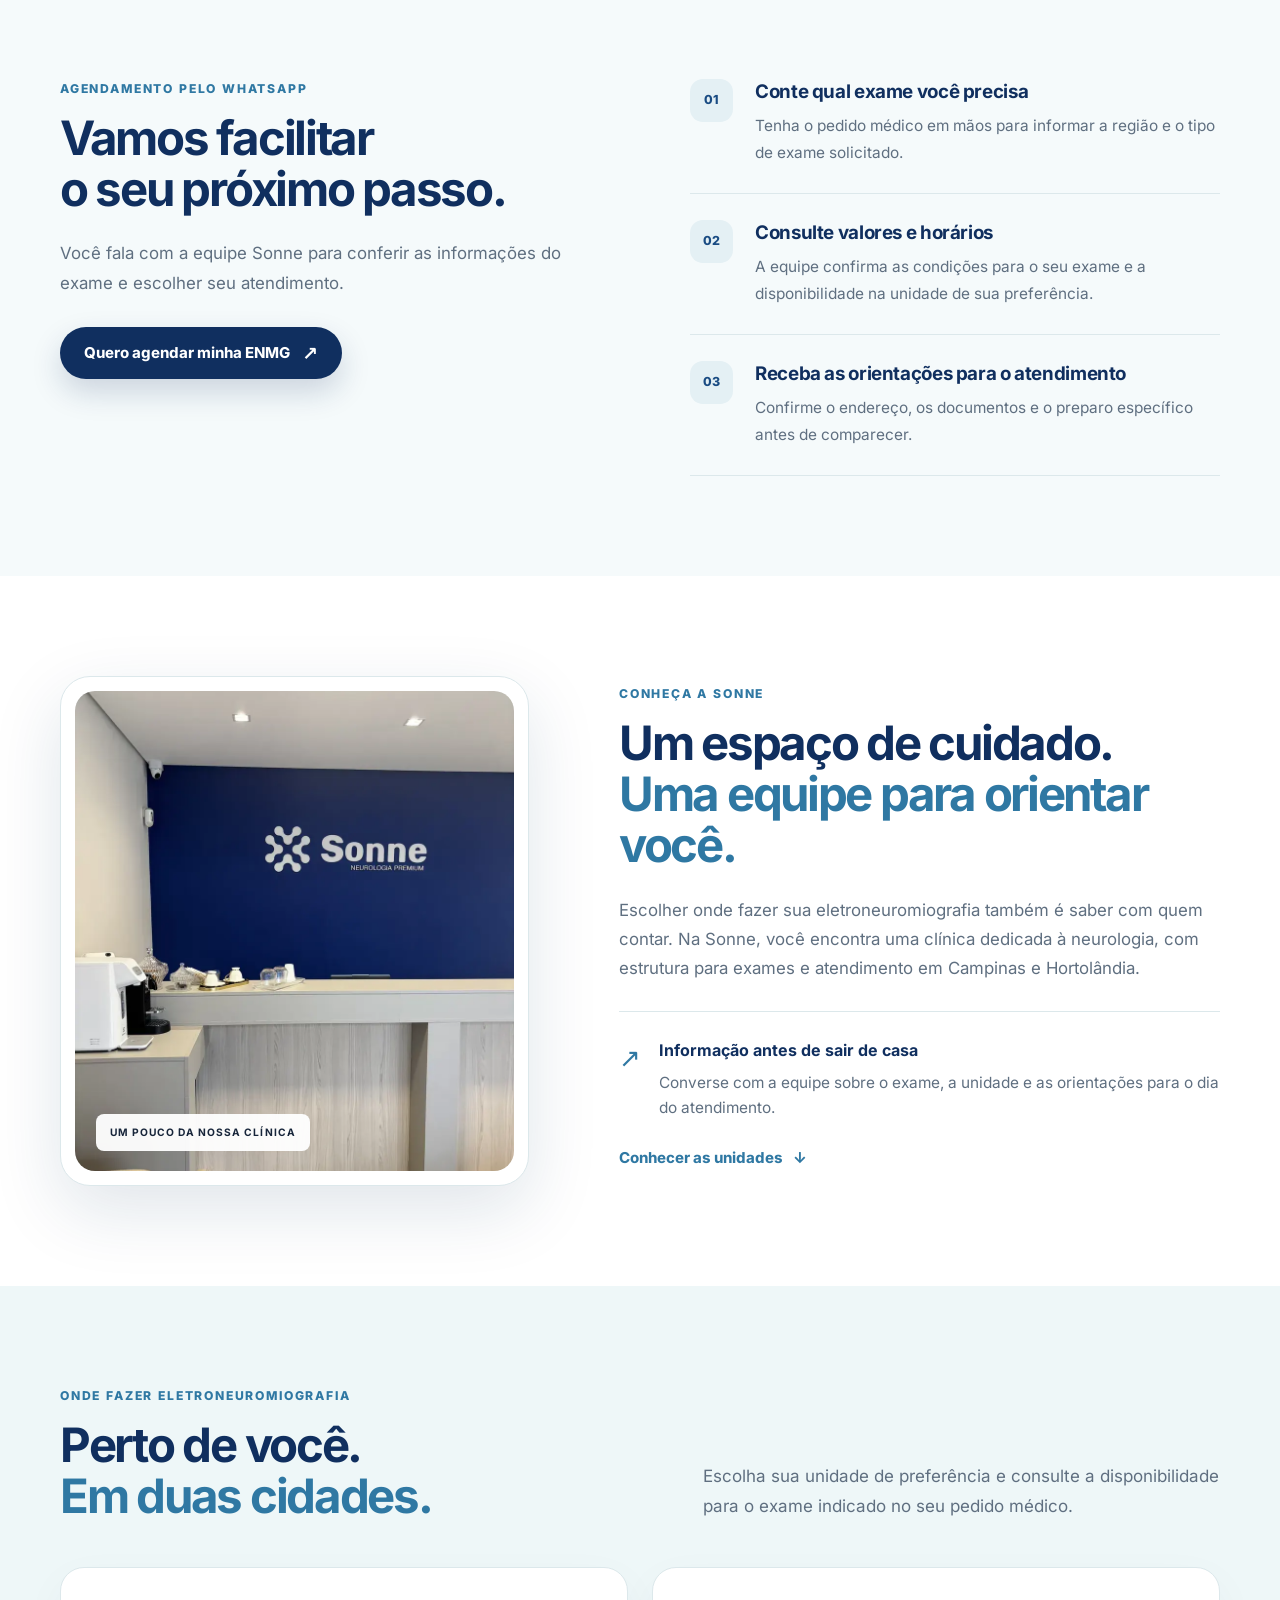
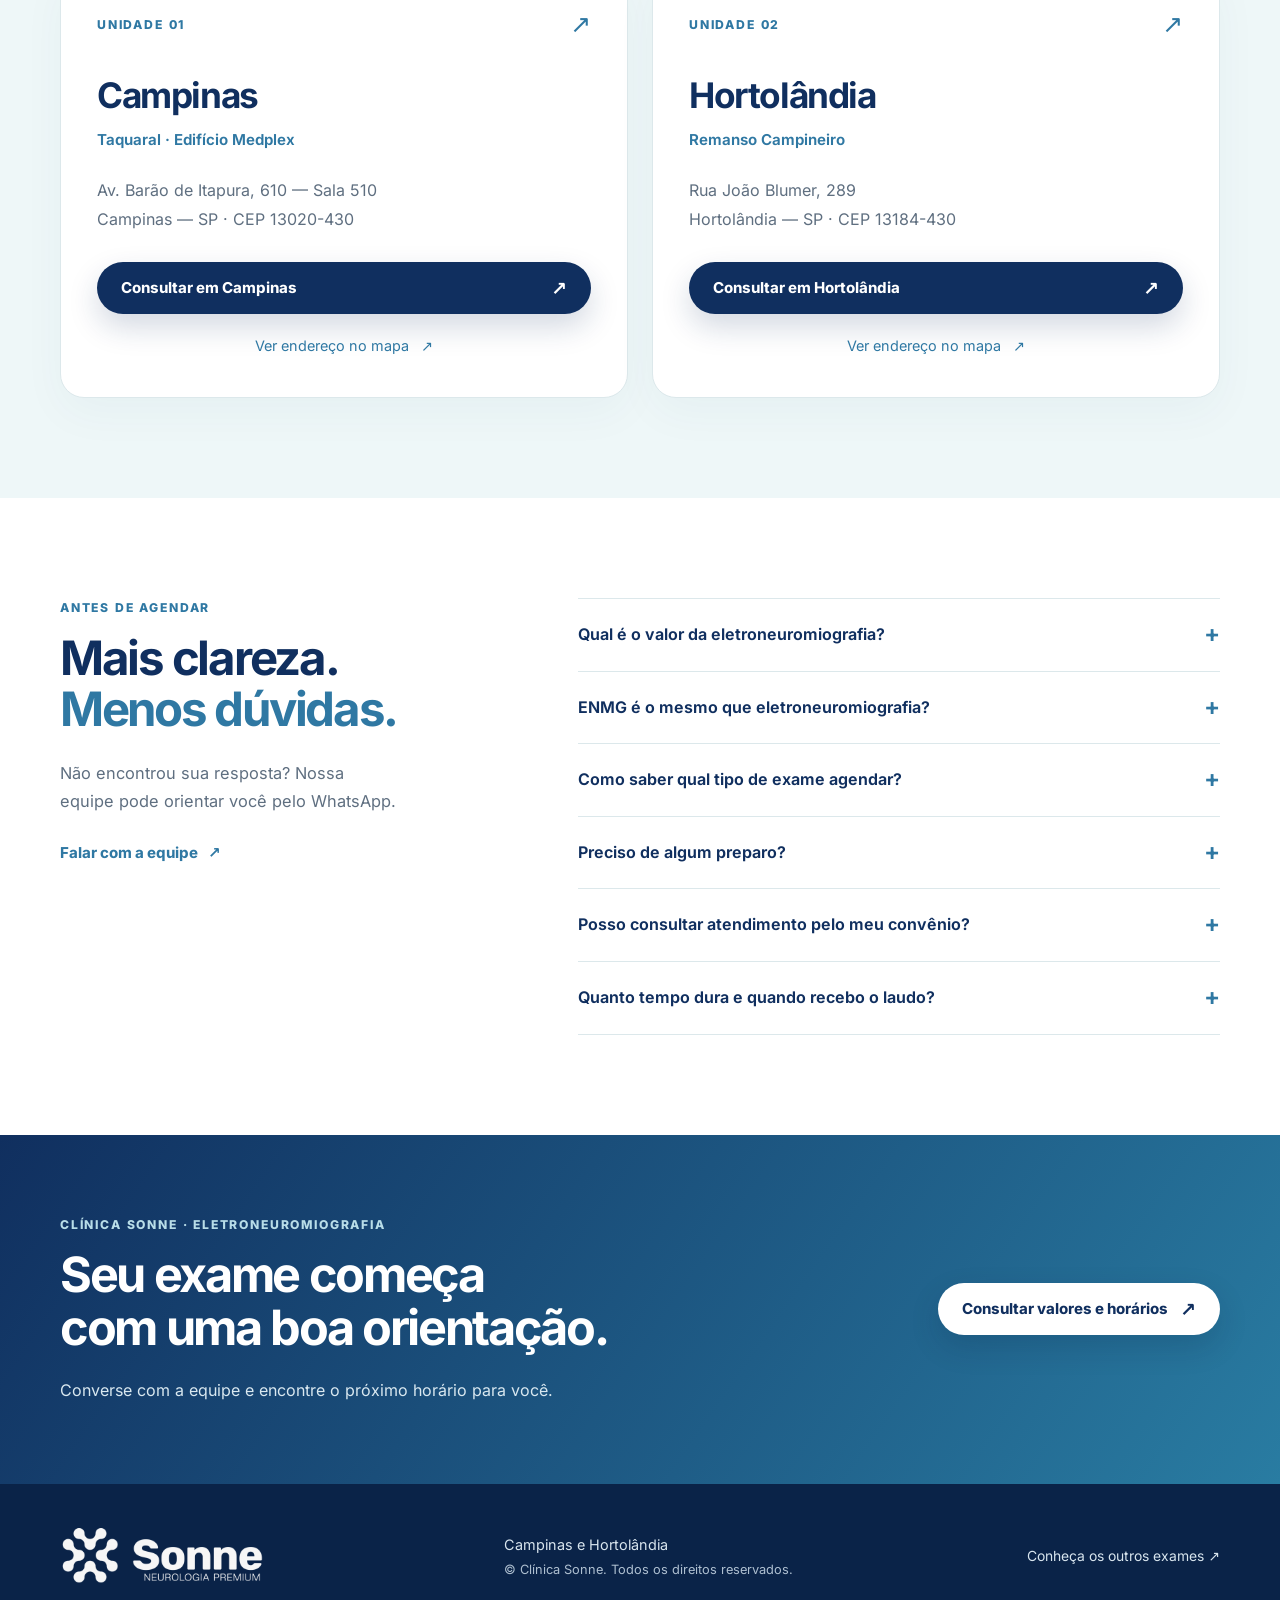
<file: eletroneuromiografia/index.html>
<!doctype html>

<html lang="pt-BR">
  <head>
    <meta charset="utf-8" />
    <meta content="width=device-width, initial-scale=1" name="viewport" />
    <title>Eletroneuromiografia em Campinas e Hortolândia | Sonne</title>
    <meta
      content="Precisa agendar uma eletroneuromiografia? Conheça a Clínica Sonne em Campinas e Hortolândia. Consulte valores, horários e orientações para seu exame pelo WhatsApp."
      name="description"
    />
    <meta content="#102f5f" name="theme-color" />
    <link
      href="https://exames.clinicasonne.com.br/eletroneuromiografia/"
      rel="canonical"
    />
    <meta content="website" property="og:type" />
    <meta content="pt_BR" property="og:locale" />
    <meta
      content="Eletroneuromiografia em Campinas e Hortolândia | Sonne"
      property="og:title"
    />
    <meta
      content="Seu exame de ENMG, com orientação desde o agendamento. Consulte valores e horários com a equipe Sonne."
      property="og:description"
    />
    <meta
      content="https://exames.clinicasonne.com.br/eletroneuromiografia/"
      property="og:url"
    />
    <meta
      content="https://exames.clinicasonne.com.br/assets/images/exames/eletroneuromiografia.webp"
      property="og:image"
    />
    <link href="./assets/sonne-avatar.webp" rel="icon" type="image/webp" />
    <link
      as="image"
      fetchpriority="high"
      href="../assets/images/exames/eletroneuromiografia.webp"
      rel="preload"
    />
    <link href="./styles.css" rel="stylesheet" />
    <link
      as="font"
      crossorigin=""
      href="./assets/inter-latin.woff2"
      rel="preload"
      type="font/woff2"
    />
    <script>
      window.dataLayer = window.dataLayer || [];
      window.dataLayer.push({
        pagePostType: "page",
        pagePostType2: "single-page",
        pagePath: "/eletroneuromiografia/",
        pageTitle: document.title,
        landing_page: "enmg_v1",
      });
      // Keep local QA out of the production container.
      if (location.hostname === "exames.clinicasonne.com.br") {
        (function (w, d, s, l, i) {
          w[l] = w[l] || [];
          w[l].push({ "gtm.start": new Date().getTime(), event: "gtm.js" });
          var f = d.getElementsByTagName(s)[0],
            j = d.createElement(s),
            dl = l != "dataLayer" ? "&l=" + l : "";
          j.async = true;
          j.src = "https://www.googletagmanager.com/gtm.js?id=" + i + dl;
          f.parentNode.insertBefore(j, f);
        })(window, document, "script", "dataLayer", "GTM-NR84NND4");
      }
    </script>
    <script defer="" src="./script.js"></script>
  </head>
  <body data-landing-page="enmg_v1">
    <a class="skip-link" href="#conteudo">Ir para o conteúdo</a>
    <header class="site-header">
      <div class="container header-inner">
        <a aria-label="Clínica Sonne — início" class="brand" href="#inicio"
          ><img
            alt="Sonne — Neurologia Premium"
            height="59"
            src="./assets/sonne-logo.png"
            width="210"
        /></a>
        <nav aria-label="Navegação principal">
          <a href="#exame">O exame</a><a href="#unidades">Onde fazer</a
          ><a href="#duvidas">Dúvidas</a>
        </nav>
        <a class="header-cta" href="#agendar"
          >Consultar horários <span aria-hidden="true">↗</span></a
        >
      </div>
    </header>
    <main id="conteudo">
      <section aria-labelledby="titulo" class="hero" id="inicio">
        <div class="container hero-grid">
          <div class="hero-copy">
            <p class="eyebrow">CLÍNICA SONNE · EXAME DE ENMG</p>
            <h1 id="titulo">
              Eletroneuromiografia<br /><span
                >em Campinas<br />e Hortolândia.</span
              >
            </h1>
            <p class="hero-description">
              Seu próximo passo, com mais clareza. Consulte valores e horários
              para o seu exame e receba orientação da nossa equipe desde o
              agendamento.
            </p>
            <div class="hero-actions">
              <a
                class="button button-primary"
                data-cta-label="hero_consultar_enmg"
                href="https://wa.me/5519996283086?text=Ol%C3%A1!%20Gostaria%20de%20consultar%20valores%20e%20hor%C3%A1rios%20para%20eletroneuromiografia%20na%20Cl%C3%ADnica%20Sonne."
                id="primeirobotao"
                rel="noopener noreferrer"
                target="_blank"
                >Consultar valores e horários
                <span aria-hidden="true">→</span></a
              >
              <a class="button button-ghost" href="#unidades"
                >Conhecer as unidades</a
              >
            </div>
            <ul aria-label="Informações sobre o atendimento" class="trust-list">
              <li>Orientação para o seu exame</li>
              <li>Campinas e Hortolândia</li>
              <li>Agendamento pelo WhatsApp</li>
            </ul>
          </div>
          <figure class="hero-visual">
            <img
              alt="Eletrodos posicionados na mão durante uma eletroneuromiografia na Clínica Sonne"
              class="exam-image"
              decoding="async"
              fetchpriority="high"
              height="1200"
              src="../assets/images/exames/eletroneuromiografia.webp"
              width="900"
            />
            <figcaption>
              <div>
                <strong>Seu exame, com cuidado em cada etapa.</strong
                ><span>Do primeiro contato à realização do exame.</span>
              </div>
            </figcaption>
          </figure>
        </div>
      </section>
      <section
        aria-labelledby="exame-titulo"
        class="section exam-section"
        id="exame"
      >
        <div class="container">
          <div class="section-heading split-heading">
            <div>
              <p class="eyebrow">SEU PEDIDO MÉDICO, NOSSO PONTO DE PARTIDA</p>
              <h2 id="exame-titulo">
                O exame que você procura.<br /><span
                  >A orientação que precisa.</span
                >
              </h2>
            </div>
            <p>
              A eletroneuromiografia, também chamada de ENMG, avalia a função
              dos nervos periféricos, dos músculos e da comunicação entre eles.
              O tipo de exame deve seguir a indicação do seu médico.
            </p>
          </div>
          <div class="exam-options">
            <article>
              <span class="option-number">01 / MMSS</span>
              <h3>Membros superiores</h3>
              <p>
                Para pedidos de eletroneuromiografia dos membros superiores.
              </p>
            </article>
            <article>
              <span class="option-number">02 / MMII</span>
              <h3>Membros inferiores</h3>
              <p>
                Para pedidos de eletroneuromiografia dos membros inferiores.
              </p>
            </article>
            <article>
              <span class="option-number">03 / QUATRO MEMBROS</span>
              <h3>Superiores e inferiores</h3>
              <p>Para pedidos que incluem a avaliação dos quatro membros.</p>
            </article>
          </div>
          <div class="exam-help">
            <span aria-hidden="true" class="small-mark">✳</span>
            <p>
              <strong
                >Seu pedido tem outro nome ou uma indicação específica?</strong
              ><br />Também realizamos fibra única e avaliações de segmentos
              especiais. Fale com a equipe para confirmar o exame solicitado e a
              unidade de atendimento.
            </p>
            <a
              class="text-link"
              data-cta-label="tipos_confirmar_exame"
              href="https://wa.me/5519996283086?text=Ol%C3%A1!%20Gostaria%20de%20confirmar%20uma%20indica%C3%A7%C3%A3o%20espec%C3%ADfica%20de%20eletroneuromiografia%20na%20Sonne."
              rel="noopener noreferrer"
              target="_blank"
              >Confirmar meu exame <span aria-hidden="true">↗</span></a
            >
          </div>
        </div>
      </section>
      <section
        aria-labelledby="agendar-titulo"
        class="section journey-section"
        id="agendar"
      >
        <div class="container journey-grid">
          <div class="journey-intro">
            <p class="eyebrow">AGENDAMENTO PELO WHATSAPP</p>
            <h2 id="agendar-titulo">
              Vamos facilitar<br />o seu próximo passo.
            </h2>
            <p>
              Você fala com a equipe Sonne para conferir as informações do exame
              e escolher seu atendimento.
            </p>
            <a
              class="button button-primary"
              data-cta-label="passos_agendar_enmg"
              href="https://wa.me/5519996283086?text=Ol%C3%A1!%20Gostaria%20de%20agendar%20uma%20eletroneuromiografia%20na%20Cl%C3%ADnica%20Sonne."
              rel="noopener noreferrer"
              target="_blank"
              >Quero agendar minha ENMG <span aria-hidden="true">↗</span></a
            >
          </div>
          <ol class="steps">
            <li>
              <span class="step-index">01</span>
              <div>
                <h3>Conte qual exame você precisa</h3>
                <p>
                  Tenha o pedido médico em mãos para informar a região e o tipo
                  de exame solicitado.
                </p>
              </div>
            </li>
            <li>
              <span class="step-index">02</span>
              <div>
                <h3>Consulte valores e horários</h3>
                <p>
                  A equipe confirma as condições para o seu exame e a
                  disponibilidade na unidade de sua preferência.
                </p>
              </div>
            </li>
            <li>
              <span class="step-index">03</span>
              <div>
                <h3>Receba as orientações para o atendimento</h3>
                <p>
                  Confirme o endereço, os documentos e o preparo específico
                  antes de comparecer.
                </p>
              </div>
            </li>
          </ol>
        </div>
      </section>
      <section aria-labelledby="clinica-titulo" class="section clinic-section">
        <div class="container clinic-grid">
          <div class="clinic-photos">
            <img
              alt="Recepção da Clínica Sonne com a marca na parede azul"
              decoding="async"
              height="1200"
              loading="lazy"
              src="../assets/images/clinica/IMG_0483.webp"
              width="900"
            /><span class="photo-caption">UM POUCO DA NOSSA CLÍNICA</span>
          </div>
          <div class="clinic-copy">
            <p class="eyebrow">CONHEÇA A SONNE</p>
            <h2 id="clinica-titulo">
              Um espaço de cuidado.<br /><span
                >Uma equipe para orientar você.</span
              >
            </h2>
            <p>
              Escolher onde fazer sua eletroneuromiografia também é saber com
              quem contar. Na Sonne, você encontra uma clínica dedicada à
              neurologia, com estrutura para exames e atendimento em Campinas e
              Hortolândia.
            </p>
            <div class="clinic-detail">
              <span aria-hidden="true">↗</span>
              <p>
                <strong>Informação antes de sair de casa</strong>Converse com a
                equipe sobre o exame, a unidade e as orientações para o dia do
                atendimento.
              </p>
            </div>
            <a class="text-link" href="#unidades"
              >Conhecer as unidades <span aria-hidden="true">↓</span></a
            >
          </div>
        </div>
      </section>
      <section
        aria-labelledby="unidades-titulo"
        class="section locations-section"
        id="unidades"
      >
        <div class="container">
          <div class="section-heading split-heading">
            <div>
              <p class="eyebrow">ONDE FAZER ELETRONEUROMIOGRAFIA</p>
              <h2 id="unidades-titulo">
                Perto de você.<br /><span>Em duas cidades.</span>
              </h2>
            </div>
            <p>
              Escolha sua unidade de preferência e consulte a disponibilidade
              para o exame indicado no seu pedido médico.
            </p>
          </div>
          <div class="location-grid">
            <article class="location-card">
              <div class="location-top">
                <span class="eyebrow">UNIDADE 01</span
                ><span aria-hidden="true">↗</span>
              </div>
              <h3>Campinas</h3>
              <p class="neighborhood">Taquaral · Edifício Medplex</p>
              <address>
                Av. Barão de Itapura, 610 — Sala 510<br />Campinas — SP · CEP
                13020-430
              </address>
              <a
                class="button button-primary"
                data-cta-label="unidade_campinas_enmg"
                data-unit="campinas"
                href="https://wa.me/5519996283086?text=Ol%C3%A1!%20Gostaria%20de%20consultar%20valores%20e%20hor%C3%A1rios%20de%20eletroneuromiografia%20na%20unidade%20Campinas%20da%20Sonne."
                rel="noopener noreferrer"
                target="_blank"
                >Consultar em Campinas <span aria-hidden="true">↗</span></a
              ><a
                class="map-link"
                href="https://www.google.com/maps/search/?api=1&amp;query=Cl%C3%ADnica%20Sonne%20Av.%20Bar%C3%A3o%20de%20Itapura%20610%20Campinas"
                rel="noopener noreferrer"
                target="_blank"
                >Ver endereço no mapa <span aria-hidden="true">↗</span></a
              >
            </article>
            <article class="location-card">
              <div class="location-top">
                <span class="eyebrow">UNIDADE 02</span
                ><span aria-hidden="true">↗</span>
              </div>
              <h3>Hortolândia</h3>
              <p class="neighborhood">Remanso Campineiro</p>
              <address>
                Rua João Blumer, 289<br />Hortolândia — SP · CEP 13184-430
              </address>
              <a
                class="button button-primary"
                data-cta-label="unidade_hortolandia_enmg"
                data-unit="hortolandia"
                href="https://wa.me/5519996283086?text=Ol%C3%A1!%20Gostaria%20de%20consultar%20valores%20e%20hor%C3%A1rios%20de%20eletroneuromiografia%20na%20unidade%20Hortol%C3%A2ndia%20da%20Sonne."
                rel="noopener noreferrer"
                target="_blank"
                >Consultar em Hortolândia <span aria-hidden="true">↗</span></a
              ><a
                class="map-link"
                href="https://www.google.com/maps/search/?api=1&amp;query=Cl%C3%ADnica%20Sonne%20Rua%20Jo%C3%A3o%20Blumer%20289%20Hortol%C3%A2ndia"
                rel="noopener noreferrer"
                target="_blank"
                >Ver endereço no mapa <span aria-hidden="true">↗</span></a
              >
            </article>
          </div>
        </div>
      </section>
      <section
        aria-labelledby="duvidas-titulo"
        class="section faq-section"
        id="duvidas"
      >
        <div class="container faq-grid">
          <div>
            <p class="eyebrow">ANTES DE AGENDAR</p>
            <h2 id="duvidas-titulo">
              Mais clareza.<br /><span>Menos dúvidas.</span>
            </h2>
            <p>
              Não encontrou sua resposta? Nossa equipe pode orientar você pelo
              WhatsApp.
            </p>
            <a
              class="text-link"
              data-cta-label="faq_duvida_enmg"
              href="https://wa.me/5519996283086?text=Ol%C3%A1!%20Tenho%20uma%20d%C3%BAvida%20sobre%20o%20agendamento%20de%20eletroneuromiografia%20na%20Sonne."
              rel="noopener noreferrer"
              target="_blank"
              >Falar com a equipe <span aria-hidden="true">↗</span></a
            >
          </div>
          <div class="faq-list">
            <details>
              <summary>Qual é o valor da eletroneuromiografia?</summary>
              <p>
                Para consultar o valor do seu exame, informe à equipe o que está
                descrito no pedido médico e a unidade de preferência. Assim,
                você recebe as informações correspondentes ao atendimento
                solicitado.
              </p>
            </details>
            <details>
              <summary>ENMG é o mesmo que eletroneuromiografia?</summary>
              <p>
                Sim. ENMG é a sigla de eletroneuromiografia. No pedido, também
                podem aparecer as siglas MMSS (membros superiores) e MMII
                (membros inferiores).
              </p>
            </details>
            <details>
              <summary>Como saber qual tipo de exame agendar?</summary>
              <p>
                Use a indicação do seu pedido médico. Se houver dúvida sobre a
                descrição ou a região a ser avaliada, fale com a equipe antes de
                confirmar o agendamento.
              </p>
            </details>
            <details>
              <summary>Preciso de algum preparo?</summary>
              <p>
                Confirme com a equipe o preparo específico para o exame
                solicitado, os documentos necessários e as orientações para o
                dia do atendimento.
              </p>
            </details>
            <details>
              <summary>Posso consultar atendimento pelo meu convênio?</summary>
              <p>
                Sim. Informe seu convênio, a modalidade do plano e o exame
                solicitado. A equipe precisa confirmar a elegibilidade e as
                condições de atendimento antes do agendamento.
              </p>
            </details>
            <details>
              <summary>Quanto tempo dura e quando recebo o laudo?</summary>
              <p>
                Consulte essas informações no agendamento, de acordo com o tipo
                de exame solicitado. A equipe confirma a duração prevista e o
                prazo de entrega do laudo para o seu atendimento.
              </p>
            </details>
          </div>
        </div>
      </section>
      <section aria-labelledby="final-titulo" class="final-cta">
        <div class="container final-inner">
          <div>
            <p class="eyebrow">CLÍNICA SONNE · ELETRONEUROMIOGRAFIA</p>
            <h2 id="final-titulo">
              Seu exame começa<br />com uma boa orientação.
            </h2>
            <p>Converse com a equipe e encontre o próximo horário para você.</p>
          </div>
          <a
            class="button button-light"
            data-cta-label="final_consultar_enmg"
            href="https://wa.me/5519996283086?text=Ol%C3%A1!%20Gostaria%20de%20consultar%20valores%20e%20hor%C3%A1rios%20para%20eletroneuromiografia%20na%20Cl%C3%ADnica%20Sonne."
            rel="noopener noreferrer"
            target="_blank"
            >Consultar valores e horários <span aria-hidden="true">↗</span></a
          >
        </div>
      </section>
    </main>
    <footer>
      <div class="container footer-inner">
        <a class="brand" href="#inicio"
          ><img
            alt="Sonne — Neurologia Premium"
            height="59"
            src="./assets/sonne-logo.png"
            width="210"
        /></a>
        <p>
          Campinas e Hortolândia<br /><span
            >© Clínica Sonne. Todos os direitos reservados.</span
          >
        </p>
        <a href="../"
          >Conheça os outros exames <span aria-hidden="true">↗</span></a
        >
      </div>
    </footer>
    <div class="mobile-cta">
      <a
        class="button button-primary"
        data-cta-label="fixo_mobile_consultar_enmg"
        href="https://wa.me/5519996283086?text=Ol%C3%A1!%20Gostaria%20de%20consultar%20valores%20e%20hor%C3%A1rios%20para%20eletroneuromiografia%20na%20Cl%C3%ADnica%20Sonne."
        rel="noopener noreferrer"
        target="_blank"
        >Consultar valores e horários <span aria-hidden="true">↗</span></a
      >
    </div>
  </body>
</html>
</file>
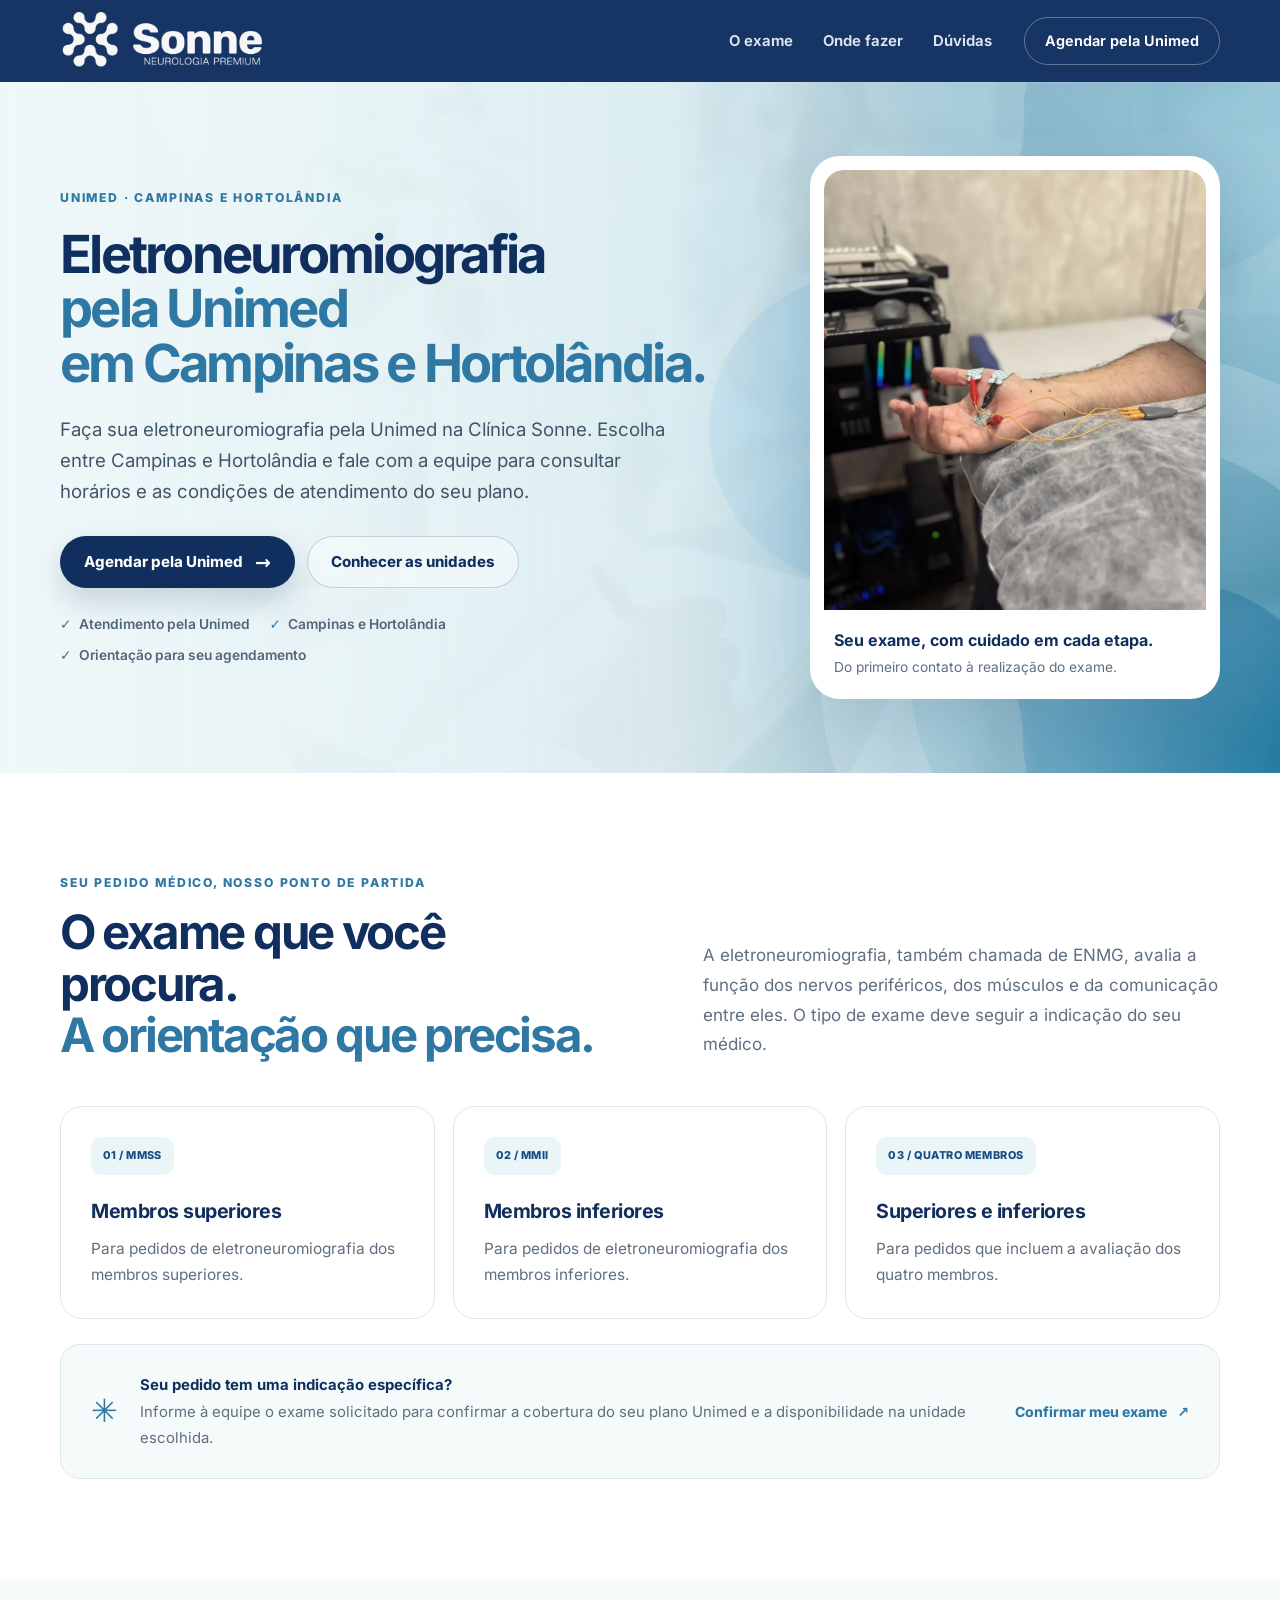
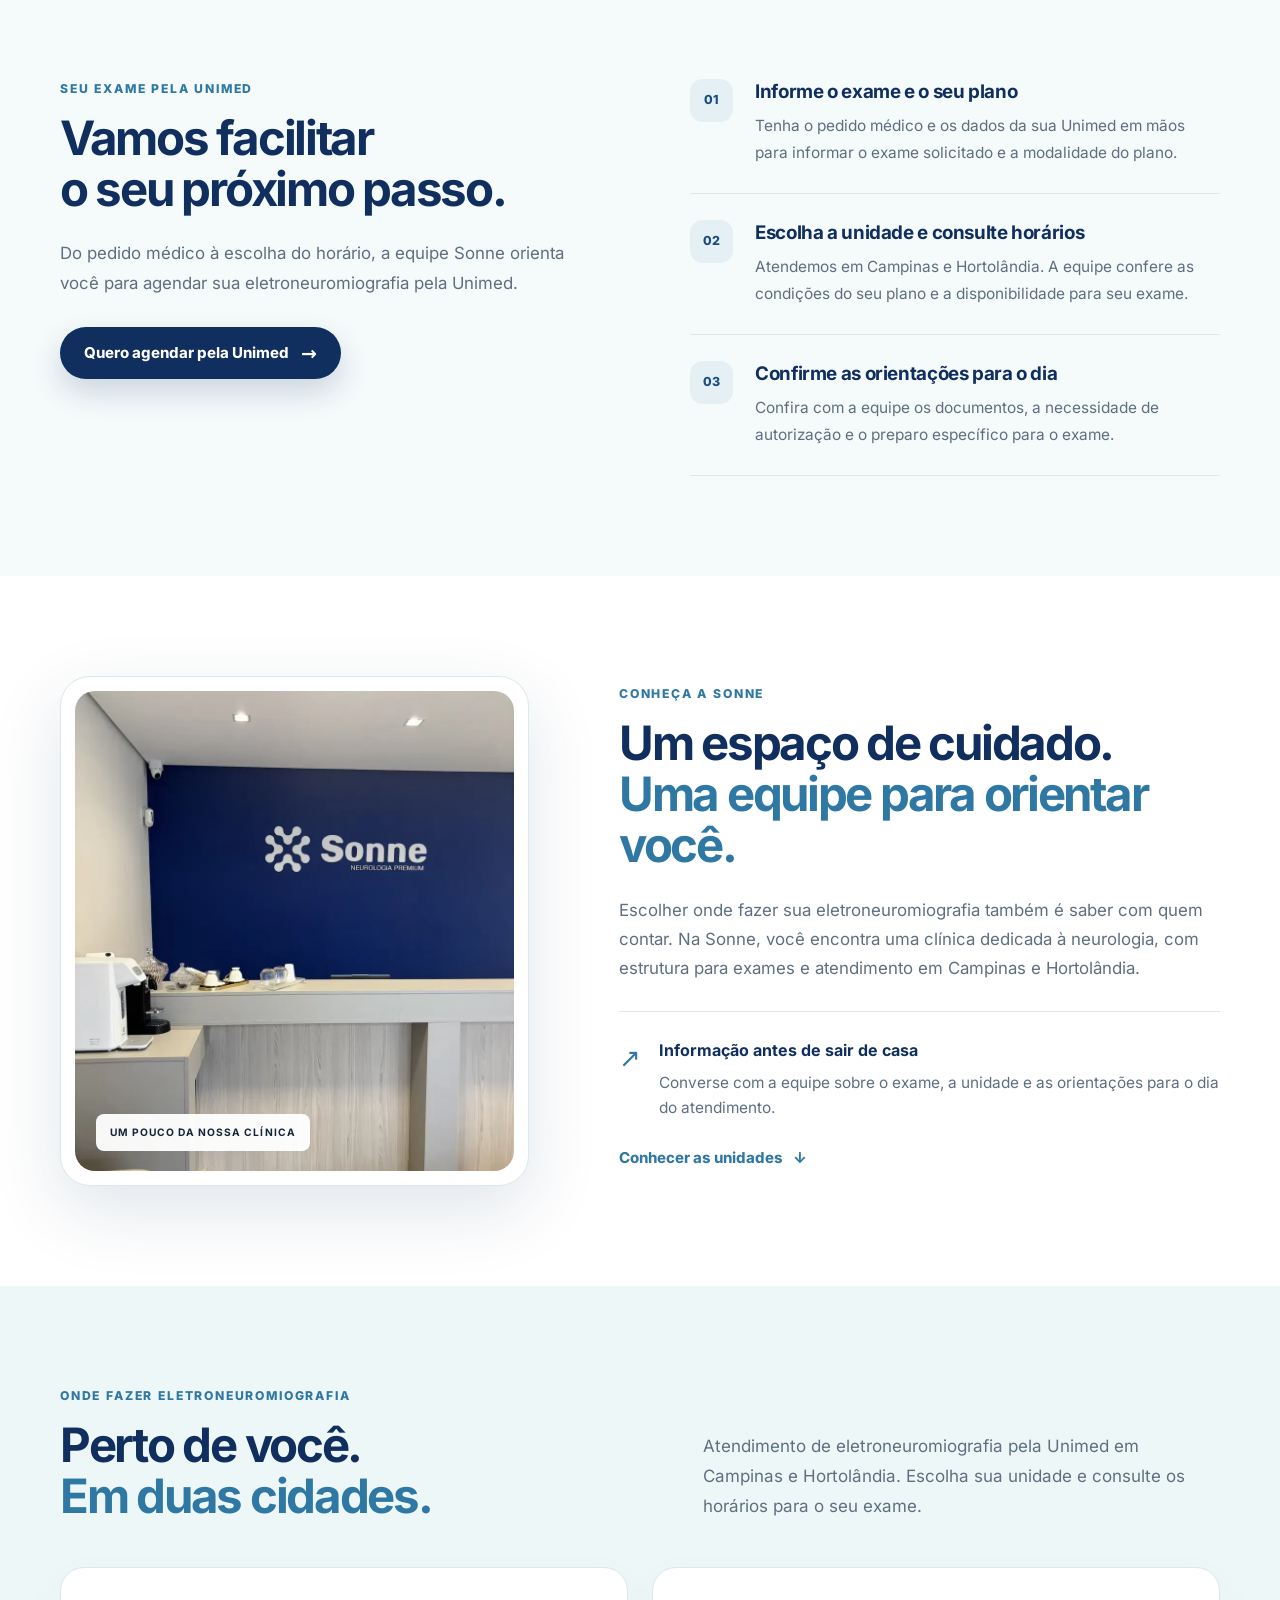
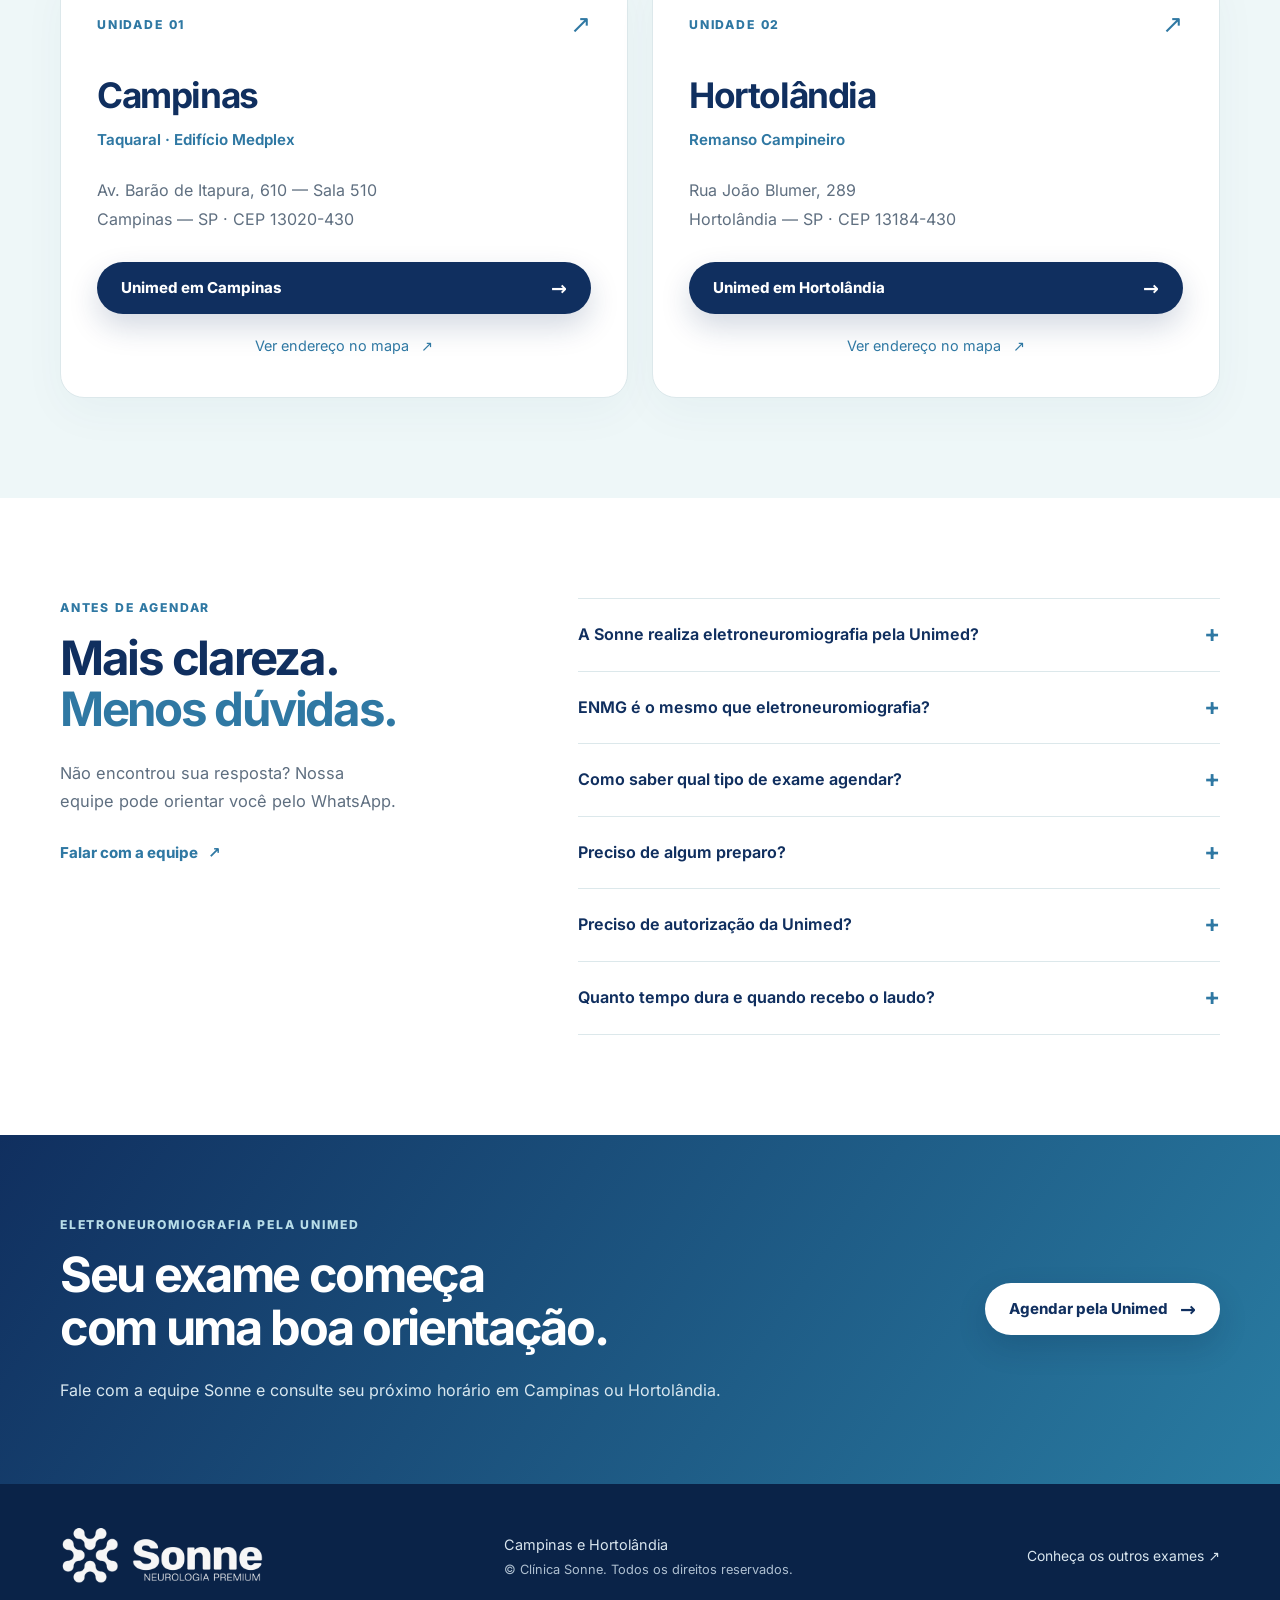
<file: eletroneuromiografia/unimed/index.html>
<!doctype html>

<html lang="pt-BR">
  <head>
    <meta charset="utf-8" />
    <meta content="width=device-width, initial-scale=1" name="viewport" />
    <title>
      Eletroneuromiografia pela Unimed | Campinas e Hortolândia — Sonne
    </title>
    <meta
      content="Eletroneuromiografia pela Unimed na Clínica Sonne em Campinas e Hortolândia. Consulte horários, condições do seu plano e orientações para agendar seu exame de ENMG."
      name="description"
    />
    <meta content="#102f5f" name="theme-color" />
    <link
      href="https://exames.clinicasonne.com.br/eletroneuromiografia/unimed/"
      rel="canonical"
    />
    <meta content="website" property="og:type" />
    <meta content="pt_BR" property="og:locale" />
    <meta
      content="Eletroneuromiografia pela Unimed | Campinas e Hortolândia — Sonne"
      property="og:title"
    />
    <meta
      content="ENMG pela Unimed em Campinas e Hortolândia. Fale com a equipe Sonne e consulte horários e as condições do seu plano."
      property="og:description"
    />
    <meta
      content="https://exames.clinicasonne.com.br/eletroneuromiografia/unimed/"
      property="og:url"
    />
    <meta
      content="https://exames.clinicasonne.com.br/assets/images/exames/eletroneuromiografia.webp"
      property="og:image"
    />
    <link href="../assets/sonne-avatar.webp" rel="icon" type="image/webp" />
    <link
      as="image"
      fetchpriority="high"
      href="../../assets/images/exames/eletroneuromiografia.webp"
      rel="preload"
    />
    <link href="../styles.css" rel="stylesheet" />
    <link
      as="font"
      crossorigin=""
      href="../assets/inter-latin.woff2"
      rel="preload"
      type="font/woff2"
    />
    <script>
      window.dataLayer = window.dataLayer || [];
      window.dataLayer.push({
        pagePostType: "page",
        pagePostType2: "single-page",
        pagePath: "/eletroneuromiografia/unimed/",
        pageTitle: document.title,
        landing_page: "enmg_unimed_v1",
      });
      // Keep local QA out of the production container.
      if (location.hostname === "exames.clinicasonne.com.br") {
        (function (w, d, s, l, i) {
          w[l] = w[l] || [];
          w[l].push({ "gtm.start": new Date().getTime(), event: "gtm.js" });
          var f = d.getElementsByTagName(s)[0],
            j = d.createElement(s),
            dl = l != "dataLayer" ? "&l=" + l : "";
          j.async = true;
          j.src = "https://www.googletagmanager.com/gtm.js?id=" + i + dl;
          f.parentNode.insertBefore(j, f);
        })(window, document, "script", "dataLayer", "GTM-NR84NND4");
      }
    </script>
    <script defer="" src="../script.js"></script>
  </head>
  <body data-coverage="unimed" data-landing-page="enmg_unimed_v1">
    <a class="skip-link" href="#conteudo">Ir para o conteúdo</a>
    <header class="site-header">
      <div class="container header-inner">
        <a aria-label="Clínica Sonne — início" class="brand" href="#inicio"
          ><img
            alt="Sonne — Neurologia Premium"
            height="59"
            src="../assets/sonne-logo.png"
            width="210"
        /></a>
        <nav aria-label="Navegação principal">
          <a href="#exame">O exame</a><a href="#unidades">Onde fazer</a
          ><a href="#duvidas">Dúvidas</a>
        </nav>
        <a class="header-cta" href="#agendar">Agendar pela Unimed</a>
      </div>
    </header>
    <main id="conteudo">
      <section aria-labelledby="titulo" class="hero" id="inicio">
        <div class="container hero-grid">
          <div class="hero-copy">
            <p class="eyebrow">UNIMED · CAMPINAS E HORTOLÂNDIA</p>
            <h1 id="titulo">
              Eletroneuromiografia<br /><span
                >pela Unimed<br />em Campinas e Hortolândia.</span
              >
            </h1>
            <p class="hero-description">
              Faça sua eletroneuromiografia pela Unimed na Clínica Sonne.
              Escolha entre Campinas e Hortolândia e fale com a equipe para
              consultar horários e as condições de atendimento do seu plano.
            </p>
            <div class="hero-actions">
              <a
                class="button button-primary"
                data-cta-label="hero_consultar_enmg_unimed"
                href="https://wa.me/5519996283086?text=Ol%C3%A1%21%20Gostaria%20de%20agendar%20uma%20eletroneuromiografia%20pela%20Unimed%20da%20Cl%C3%ADnica%20Sonne%20e%20confirmar%20as%20condi%C3%A7%C3%B5es%20do%20meu%20plano."
                id="primeirobotao"
                rel="noopener noreferrer"
                target="_blank"
                >Agendar pela Unimed <span aria-hidden="true">→</span></a
              >
              <a class="button button-ghost" href="#unidades"
                >Conhecer as unidades</a
              >
            </div>
            <ul aria-label="Informações sobre o atendimento" class="trust-list">
              <li>Atendimento pela Unimed</li>
              <li>Campinas e Hortolândia</li>
              <li>Orientação para seu agendamento</li>
            </ul>
          </div>
          <figure class="hero-visual">
            <img
              alt="Eletrodos posicionados na mão durante uma eletroneuromiografia na Clínica Sonne"
              class="exam-image"
              decoding="async"
              fetchpriority="high"
              height="1200"
              src="../../assets/images/exames/eletroneuromiografia.webp"
              width="900"
            />
            <figcaption>
              <div>
                <strong>Seu exame, com cuidado em cada etapa.</strong
                ><span>Do primeiro contato à realização do exame.</span>
              </div>
            </figcaption>
          </figure>
        </div>
      </section>
      <section
        aria-labelledby="exame-titulo"
        class="section exam-section"
        id="exame"
      >
        <div class="container">
          <div class="section-heading split-heading">
            <div>
              <p class="eyebrow">SEU PEDIDO MÉDICO, NOSSO PONTO DE PARTIDA</p>
              <h2 id="exame-titulo">
                O exame que você procura.<br /><span
                  >A orientação que precisa.</span
                >
              </h2>
            </div>
            <p>
              A eletroneuromiografia, também chamada de ENMG, avalia a função
              dos nervos periféricos, dos músculos e da comunicação entre eles.
              O tipo de exame deve seguir a indicação do seu médico.
            </p>
          </div>
          <div class="exam-options">
            <article>
              <span class="option-number">01 / MMSS</span>
              <h3>Membros superiores</h3>
              <p>
                Para pedidos de eletroneuromiografia dos membros superiores.
              </p>
            </article>
            <article>
              <span class="option-number">02 / MMII</span>
              <h3>Membros inferiores</h3>
              <p>
                Para pedidos de eletroneuromiografia dos membros inferiores.
              </p>
            </article>
            <article>
              <span class="option-number">03 / QUATRO MEMBROS</span>
              <h3>Superiores e inferiores</h3>
              <p>Para pedidos que incluem a avaliação dos quatro membros.</p>
            </article>
          </div>
          <div class="exam-help">
            <span aria-hidden="true" class="small-mark">✳</span>
            <p>
              <strong>Seu pedido tem uma indicação específica?</strong
              ><br />Informe à equipe o exame solicitado para confirmar a
              cobertura do seu plano Unimed e a disponibilidade na unidade
              escolhida.
            </p>
            <a
              class="text-link"
              data-cta-label="tipos_confirmar_exame_unimed"
              href="https://wa.me/5519996283086?text=Ol%C3%A1%21%20Gostaria%20de%20agendar%20uma%20eletroneuromiografia%20pela%20Unimed%20da%20Cl%C3%ADnica%20Sonne%20e%20confirmar%20as%20condi%C3%A7%C3%B5es%20do%20meu%20plano."
              rel="noopener noreferrer"
              target="_blank"
              >Confirmar meu exame <span aria-hidden="true">↗</span></a
            >
          </div>
        </div>
      </section>
      <section
        aria-labelledby="agendar-titulo"
        class="section journey-section"
        id="agendar"
      >
        <div class="container journey-grid">
          <div class="journey-intro">
            <p class="eyebrow">SEU EXAME PELA UNIMED</p>
            <h2 id="agendar-titulo">
              Vamos facilitar<br />o seu próximo passo.
            </h2>
            <p>
              Do pedido médico à escolha do horário, a equipe Sonne orienta você
              para agendar sua eletroneuromiografia pela Unimed.
            </p>
            <a
              class="button button-primary"
              data-cta-label="passos_agendar_enmg_unimed"
              href="https://wa.me/5519996283086?text=Ol%C3%A1%21%20Gostaria%20de%20agendar%20uma%20eletroneuromiografia%20pela%20Unimed%20da%20Cl%C3%ADnica%20Sonne%20e%20confirmar%20as%20condi%C3%A7%C3%B5es%20do%20meu%20plano."
              rel="noopener noreferrer"
              target="_blank"
              >Quero agendar pela Unimed <span aria-hidden="true">→</span></a
            >
          </div>
          <ol class="steps">
            <li>
              <span class="step-index">01</span>
              <div>
                <h3>Informe o exame e o seu plano</h3>
                <p>
                  Tenha o pedido médico e os dados da sua Unimed em mãos para
                  informar o exame solicitado e a modalidade do plano.
                </p>
              </div>
            </li>
            <li>
              <span class="step-index">02</span>
              <div>
                <h3>Escolha a unidade e consulte horários</h3>
                <p>
                  Atendemos em Campinas e Hortolândia. A equipe confere as
                  condições do seu plano e a disponibilidade para seu exame.
                </p>
              </div>
            </li>
            <li>
              <span class="step-index">03</span>
              <div>
                <h3>Confirme as orientações para o dia</h3>
                <p>
                  Confira com a equipe os documentos, a necessidade de
                  autorização e o preparo específico para o exame.
                </p>
              </div>
            </li>
          </ol>
        </div>
      </section>
      <section aria-labelledby="clinica-titulo" class="section clinic-section">
        <div class="container clinic-grid">
          <div class="clinic-photos">
            <img
              alt="Recepção da Clínica Sonne com a marca na parede azul"
              decoding="async"
              height="1200"
              loading="lazy"
              src="../../assets/images/clinica/IMG_0483.webp"
              width="900"
            /><span class="photo-caption">UM POUCO DA NOSSA CLÍNICA</span>
          </div>
          <div class="clinic-copy">
            <p class="eyebrow">CONHEÇA A SONNE</p>
            <h2 id="clinica-titulo">
              Um espaço de cuidado.<br /><span
                >Uma equipe para orientar você.</span
              >
            </h2>
            <p>
              Escolher onde fazer sua eletroneuromiografia também é saber com
              quem contar. Na Sonne, você encontra uma clínica dedicada à
              neurologia, com estrutura para exames e atendimento em Campinas e
              Hortolândia.
            </p>
            <div class="clinic-detail">
              <span aria-hidden="true">↗</span>
              <p>
                <strong>Informação antes de sair de casa</strong>Converse com a
                equipe sobre o exame, a unidade e as orientações para o dia do
                atendimento.
              </p>
            </div>
            <a class="text-link" href="#unidades"
              >Conhecer as unidades <span aria-hidden="true">↓</span></a
            >
          </div>
        </div>
      </section>
      <section
        aria-labelledby="unidades-titulo"
        class="section locations-section"
        id="unidades"
      >
        <div class="container">
          <div class="section-heading split-heading">
            <div>
              <p class="eyebrow">ONDE FAZER ELETRONEUROMIOGRAFIA</p>
              <h2 id="unidades-titulo">
                Perto de você.<br /><span>Em duas cidades.</span>
              </h2>
            </div>
            <p>
              Atendimento de eletroneuromiografia pela Unimed em Campinas e
              Hortolândia. Escolha sua unidade e consulte os horários para o seu
              exame.
            </p>
          </div>
          <div class="location-grid">
            <article class="location-card">
              <div class="location-top">
                <span class="eyebrow">UNIDADE 01</span
                ><span aria-hidden="true">↗</span>
              </div>
              <h3>Campinas</h3>
              <p class="neighborhood">Taquaral · Edifício Medplex</p>
              <address>
                Av. Barão de Itapura, 610 — Sala 510<br />Campinas — SP · CEP
                13020-430
              </address>
              <a
                class="button button-primary"
                data-cta-label="unidade_campinas_enmg_unimed"
                data-unit="campinas"
                href="https://wa.me/5519996283086?text=Ol%C3%A1%21%20Gostaria%20de%20agendar%20uma%20eletroneuromiografia%20pela%20Unimed%20na%20unidade%20Campinas%20da%20Cl%C3%ADnica%20Sonne%20e%20confirmar%20as%20condi%C3%A7%C3%B5es%20do%20meu%20plano."
                rel="noopener noreferrer"
                target="_blank"
                >Unimed em Campinas <span aria-hidden="true">→</span></a
              ><a
                class="map-link"
                href="https://www.google.com/maps/search/?api=1&amp;query=Cl%C3%ADnica%20Sonne%20Av.%20Bar%C3%A3o%20de%20Itapura%20610%20Campinas"
                rel="noopener noreferrer"
                target="_blank"
                >Ver endereço no mapa <span aria-hidden="true">↗</span></a
              >
            </article>
            <article class="location-card">
              <div class="location-top">
                <span class="eyebrow">UNIDADE 02</span
                ><span aria-hidden="true">↗</span>
              </div>
              <h3>Hortolândia</h3>
              <p class="neighborhood">Remanso Campineiro</p>
              <address>
                Rua João Blumer, 289<br />Hortolândia — SP · CEP 13184-430
              </address>
              <a
                class="button button-primary"
                data-cta-label="unidade_hortolandia_enmg_unimed"
                data-unit="hortolandia"
                href="https://wa.me/5519996283086?text=Ol%C3%A1%21%20Gostaria%20de%20agendar%20uma%20eletroneuromiografia%20pela%20Unimed%20na%20unidade%20Hortol%C3%A2ndia%20da%20Cl%C3%ADnica%20Sonne%20e%20confirmar%20as%20condi%C3%A7%C3%B5es%20do%20meu%20plano."
                rel="noopener noreferrer"
                target="_blank"
                >Unimed em Hortolândia <span aria-hidden="true">→</span></a
              ><a
                class="map-link"
                href="https://www.google.com/maps/search/?api=1&amp;query=Cl%C3%ADnica%20Sonne%20Rua%20Jo%C3%A3o%20Blumer%20289%20Hortol%C3%A2ndia"
                rel="noopener noreferrer"
                target="_blank"
                >Ver endereço no mapa <span aria-hidden="true">↗</span></a
              >
            </article>
          </div>
        </div>
      </section>
      <section
        aria-labelledby="duvidas-titulo"
        class="section faq-section"
        id="duvidas"
      >
        <div class="container faq-grid">
          <div>
            <p class="eyebrow">ANTES DE AGENDAR</p>
            <h2 id="duvidas-titulo">
              Mais clareza.<br /><span>Menos dúvidas.</span>
            </h2>
            <p>
              Não encontrou sua resposta? Nossa equipe pode orientar você pelo
              WhatsApp.
            </p>
            <a
              class="text-link"
              data-cta-label="faq_duvida_enmg_unimed"
              href="https://wa.me/5519996283086?text=Ol%C3%A1%21%20Gostaria%20de%20agendar%20uma%20eletroneuromiografia%20pela%20Unimed%20da%20Cl%C3%ADnica%20Sonne%20e%20confirmar%20as%20condi%C3%A7%C3%B5es%20do%20meu%20plano."
              rel="noopener noreferrer"
              target="_blank"
              >Falar com a equipe <span aria-hidden="true">↗</span></a
            >
          </div>
          <div class="faq-list">
            <details>
              <summary>
                A Sonne realiza eletroneuromiografia pela Unimed?
              </summary>
              <p>
                Sim. Realizamos eletroneuromiografia pela Unimed nas unidades de
                Campinas e Hortolândia. Informe a modalidade do seu plano e o
                pedido médico para a equipe confirmar as condições de
                atendimento.
              </p>
            </details>
            <details>
              <summary>ENMG é o mesmo que eletroneuromiografia?</summary>
              <p>
                Sim. ENMG é a sigla de eletroneuromiografia. No pedido, também
                podem aparecer as siglas MMSS (membros superiores) e MMII
                (membros inferiores).
              </p>
            </details>
            <details>
              <summary>Como saber qual tipo de exame agendar?</summary>
              <p>
                Use a indicação do seu pedido médico. Se houver dúvida sobre a
                descrição ou a região a ser avaliada, fale com a equipe antes de
                confirmar o agendamento.
              </p>
            </details>
            <details>
              <summary>Preciso de algum preparo?</summary>
              <p>
                Confirme com a equipe o preparo específico para o exame
                solicitado, os documentos necessários e as orientações para o
                dia do atendimento.
              </p>
            </details>
            <details>
              <summary>Preciso de autorização da Unimed?</summary>
              <p>
                A exigência de autorização e os documentos dependem das
                condições do seu plano e do exame solicitado. Confirme essas
                informações com a equipe antes do atendimento.
              </p>
            </details>
            <details>
              <summary>Quanto tempo dura e quando recebo o laudo?</summary>
              <p>
                Consulte essas informações no agendamento, de acordo com o tipo
                de exame solicitado. A equipe confirma a duração prevista e o
                prazo de entrega do laudo para o seu atendimento.
              </p>
            </details>
          </div>
        </div>
      </section>
      <section aria-labelledby="final-titulo" class="final-cta">
        <div class="container final-inner">
          <div>
            <p class="eyebrow">ELETRONEUROMIOGRAFIA PELA UNIMED</p>
            <h2 id="final-titulo">
              Seu exame começa<br />com uma boa orientação.
            </h2>
            <p>
              Fale com a equipe Sonne e consulte seu próximo horário em Campinas
              ou Hortolândia.
            </p>
          </div>
          <a
            class="button button-light"
            data-cta-label="final_consultar_enmg_unimed"
            href="https://wa.me/5519996283086?text=Ol%C3%A1%21%20Gostaria%20de%20agendar%20uma%20eletroneuromiografia%20pela%20Unimed%20da%20Cl%C3%ADnica%20Sonne%20e%20confirmar%20as%20condi%C3%A7%C3%B5es%20do%20meu%20plano."
            rel="noopener noreferrer"
            target="_blank"
            >Agendar pela Unimed <span aria-hidden="true">→</span></a
          >
        </div>
      </section>
    </main>
    <footer>
      <div class="container footer-inner">
        <a class="brand" href="#inicio"
          ><img
            alt="Sonne — Neurologia Premium"
            height="59"
            src="../assets/sonne-logo.png"
            width="210"
        /></a>
        <p>
          Campinas e Hortolândia<br /><span
            >© Clínica Sonne. Todos os direitos reservados.</span
          >
        </p>
        <a href="../../"
          >Conheça os outros exames <span aria-hidden="true">↗</span></a
        >
      </div>
    </footer>
    <div class="mobile-cta">
      <a
        class="button button-primary"
        data-cta-label="fixo_mobile_consultar_enmg_unimed"
        href="https://wa.me/5519996283086?text=Ol%C3%A1%21%20Gostaria%20de%20agendar%20uma%20eletroneuromiografia%20pela%20Unimed%20da%20Cl%C3%ADnica%20Sonne%20e%20confirmar%20as%20condi%C3%A7%C3%B5es%20do%20meu%20plano."
        rel="noopener noreferrer"
        target="_blank"
        >Agendar pela Unimed <span aria-hidden="true">→</span></a
      >
    </div>
  </body>
</html>
</file>
<file: eletroneuromiografia/styles.css>
@font-face {
  font-family: Inter;
  src: url("./assets/inter-latin.woff2") format("woff2");
  font-style: normal;
  font-weight: 100 900;
  font-display: swap;
}
:root {
  --navy: #102f5f;
  --deep: #0a2348;
  --blue: #2f78a3;
  --ice: #f5fafb;
  --ink: #17253a;
  --muted: #5f6f80;
  --line: #dce8eb;
  --sky: #eaf5f8;
  --shadow: 0 24px 70px rgba(18, 55, 91, 0.13);
}
* {
  box-sizing: border-box;
}
html {
  scroll-behavior: smooth;
  scroll-padding-top: 104px;
}
body {
  margin: 0;
  background: #fff;
  color: var(--ink);
  font:
    16px/1.65 Inter,
    ui-sans-serif,
    system-ui,
    -apple-system,
    BlinkMacSystemFont,
    "Segoe UI",
    sans-serif;
  -webkit-font-smoothing: antialiased;
}
a {
  color: inherit;
  text-decoration: none;
}
img {
  display: block;
  max-width: 100%;
  height: auto;
}
a,
summary {
  -webkit-tap-highlight-color: transparent;
}
a:focus-visible,
summary:focus-visible {
  outline: 3px solid #57b8db;
  outline-offset: 5px;
}
h1,
h2,
h3,
p,
figure {
  margin: 0;
}
h1,
h2,
h3 {
  font-weight: 700;
}
h2 {
  font-size: clamp(2.2rem, 3.7vw, 3.4rem);
  line-height: 1.08;
  letter-spacing: -0.048em;
  color: var(--navy);
}
h2 span {
  color: var(--blue);
}
.container {
  width: min(1160px, calc(100% - 40px));
  margin-inline: auto;
}
.skip-link {
  position: fixed;
  left: 15px;
  top: -100px;
  z-index: 100;
  background: #fff;
  padding: 12px 20px;
  border-radius: 8px;
}
.skip-link:focus {
  top: 10px;
}
.site-header {
  position: sticky;
  top: 0;
  z-index: 30;
  background: rgba(16, 47, 95, 0.97);
  color: #fff;
  backdrop-filter: blur(14px);
  box-shadow: 0 1px 0 rgba(255, 255, 255, 0.1);
}
.header-inner {
  min-height: 82px;
  display: flex;
  align-items: center;
  justify-content: space-between;
  gap: 32px;
}
.brand {
  display: inline-flex;
  align-items: center;
  gap: 11px;
  flex-shrink: 0;
}
.brand img {
  width: 46px;
  height: 46px;
  object-fit: cover;
  border-radius: 13px;
  box-shadow: 0 0 24px rgba(157, 216, 231, 0.18);
}
.brand > span {
  display: grid;
  line-height: 1.02;
}
.brand strong {
  font-size: 1.45rem;
  font-weight: 700;
  letter-spacing: -0.03em;
}
.brand small {
  margin-top: 6px;
  font-size: 0.56rem;
  font-weight: 600;
  letter-spacing: 0.14em;
  opacity: 0.74;
}
.site-header nav {
  display: flex;
  gap: 30px;
  margin-left: auto;
  font-size: 0.93rem;
  font-weight: 650;
  color: #dbe6ef;
}
.site-header nav a:hover {
  color: #fff;
}
.header-cta {
  display: flex;
  align-items: center;
  gap: 12px;
  border: 1px solid rgba(255, 255, 255, 0.32);
  border-radius: 999px;
  padding: 11px 20px;
  font-size: 0.9rem;
  font-weight: 650;
}
.header-cta:hover {
  background: #fff;
  color: var(--navy);
}
.eyebrow {
  font-size: 0.76rem;
  font-weight: 800;
  letter-spacing: 0.15em;
  line-height: 1.6;
  color: var(--blue);
}
.hero {
  position: relative;
  display: grid;
  align-items: center;
  overflow: hidden;
  background:
    linear-gradient(
      90deg,
      rgba(240, 249, 250, 0.97),
      rgba(234, 246, 248, 0.82) 52%,
      rgba(32, 115, 157, 0.25)
    ),
    url("./assets/hero-background.webp") center / cover no-repeat;
}
.hero::after {
  content: "";
  position: absolute;
  right: -180px;
  bottom: -220px;
  width: 460px;
  height: 460px;
  border: 90px solid rgba(255, 255, 255, 0.18);
  border-radius: 50%;
  pointer-events: none;
}
.hero-grid {
  position: relative;
  z-index: 1;
  display: grid;
  grid-template-columns: minmax(0, 1.15fr) minmax(340px, 0.78fr);
  gap: 70px;
  align-items: center;
  padding-block: 74px;
}
.hero h1 {
  margin: 19px 0 24px;
  font-size: clamp(2.8rem, 4.1vw, 3.75rem);
  line-height: 1.04;
  letter-spacing: -0.052em;
  color: var(--navy);
}
.hero h1 span {
  color: var(--blue);
}
.hero-description {
  max-width: 610px;
  font-size: 1.16rem;
  line-height: 1.65;
  color: #405569;
}
.hero-actions {
  display: flex;
  flex-wrap: wrap;
  gap: 12px;
  margin: 30px 0 12px;
}
.button {
  display: inline-flex;
  align-items: center;
  justify-content: center;
  gap: 12px;
  min-height: 52px;
  padding: 15px 23px;
  border: 1px solid transparent;
  border-radius: 999px;
  font-size: 0.94rem;
  font-weight: 750;
  line-height: 1.25;
  transition:
    background 0.2s,
    transform 0.2s,
    box-shadow 0.2s;
}
.button:hover {
  transform: translateY(-2px);
}
.button > span {
  font-size: 19px;
  line-height: 1;
}
.button-primary {
  background: var(--navy);
  color: #fff;
  box-shadow: 0 13px 30px rgba(16, 47, 95, 0.18);
}
.button-primary:hover {
  background: #19467d;
  box-shadow: 0 16px 32px rgba(16, 47, 95, 0.23);
}
.button-ghost {
  color: var(--navy);
  border-color: rgba(16, 47, 95, 0.2);
  background: rgba(255, 255, 255, 0.42);
  box-shadow: none;
}
.button-ghost:hover {
  background: #fff;
}
.cta-note {
  font-size: 0.82rem;
  color: #526679;
}
.trust-list {
  display: flex;
  flex-wrap: wrap;
  gap: 8px 20px;
  margin: 25px 0 0;
  padding: 0;
  color: #526679;
  font-size: 0.86rem;
  font-weight: 600;
  list-style: none;
}
.trust-list li::before {
  content: "✓";
  margin-right: 7px;
  color: var(--blue);
  font-weight: 800;
}
.hero-visual {
  position: relative;
  width: min(100%, 410px);
  justify-self: end;
  padding: 14px 14px 0;
  background: #fff;
  border-radius: 30px;
  box-shadow: var(--shadow);
}
.exam-image {
  width: 100%;
  height: 440px;
  object-fit: cover;
  object-position: center 58%;
  border-radius: 20px 20px 0 0;
}
.hero-visual figcaption {
  display: grid;
  padding: 19px 10px 21px;
}
.hero-visual figcaption div {
  display: grid;
  gap: 6px;
}
.hero-visual figcaption strong {
  font-size: 1rem;
  color: var(--navy);
  font-weight: 700;
  line-height: 1.4;
}
.hero-visual figcaption div > span {
  font-size: 0.86rem;
  color: var(--muted);
  line-height: 1.5;
}
.section {
  padding-block: 100px;
}
.section-heading {
  margin-bottom: 46px;
}
.section-heading h2,
.journey-intro h2,
.clinic-copy h2,
.faq-grid h2 {
  margin-top: 14px;
}
.split-heading {
  display: grid;
  grid-template-columns: 1.1fr 1fr;
  gap: 75px;
  align-items: end;
}
.split-heading > p {
  font-size: 1.06rem;
  color: var(--muted);
  line-height: 1.75;
}
.exam-options {
  display: grid;
  grid-template-columns: repeat(3, 1fr);
  gap: 18px;
}
.exam-options article {
  padding: 30px;
  border: 1px solid var(--line);
  border-radius: 22px;
  background: #fff;
  transition:
    transform 0.25s,
    box-shadow 0.25s,
    border-color 0.25s;
}
.exam-options article:hover {
  transform: translateY(-5px);
  border-color: #bcd6df;
  box-shadow: 0 18px 44px rgba(23, 59, 94, 0.08);
}
.option-number {
  display: inline-flex;
  align-items: center;
  min-height: 38px;
  padding: 7px 12px;
  border-radius: 11px;
  background: var(--sky);
  color: #1a4c83;
  font-size: 0.68rem;
  letter-spacing: 0.04em;
  font-weight: 800;
}
.exam-options h3 {
  font-size: 1.22rem;
  line-height: 1.3;
  margin: 24px 0 12px;
  color: var(--navy);
  letter-spacing: -0.025em;
}
.exam-options p {
  font-size: 0.96rem;
  line-height: 1.7;
  color: var(--muted);
}
.exam-help {
  display: flex;
  align-items: center;
  gap: 22px;
  margin-top: 25px;
  padding: 27px 30px;
  background: var(--ice);
  border: 1px solid var(--line);
  border-radius: 20px;
}
.small-mark {
  font-size: 32px;
  color: var(--blue);
}
.exam-help p {
  font-size: 0.93rem;
  line-height: 1.75;
  flex: 1;
  color: var(--muted);
}
.exam-help strong {
  color: var(--navy);
  font-weight: 700;
}
.text-link {
  display: inline-flex;
  align-items: center;
  gap: 10px;
  font-size: 0.94rem;
  color: var(--blue);
  font-weight: 750;
  padding-block: 7px;
}
.text-link:hover {
  color: var(--navy);
}
.exam-help .text-link {
  flex-shrink: 0;
  font-size: 0.88rem;
}
.journey-section {
  background: var(--ice);
}
.journey-grid {
  display: grid;
  grid-template-columns: 1fr 1fr;
  gap: 100px;
  align-items: start;
}
.journey-intro > p:not(.eyebrow) {
  font-size: 1.05rem;
  color: var(--muted);
  line-height: 1.75;
  margin: 25px 0;
}
.journey-intro .button {
  margin-top: 4px;
}
.steps {
  margin: 0;
  padding: 0;
  list-style: none;
}
.steps li {
  display: flex;
  align-items: flex-start;
  gap: 22px;
  padding: 26px 0;
  border-bottom: 1px solid var(--line);
}
.steps li:first-child {
  padding-top: 0;
}
.step-index {
  flex: 0 0 43px;
  display: grid;
  place-items: center;
  width: 43px;
  height: 43px;
  border-radius: 13px;
  font-size: 0.78rem;
  font-weight: 800;
  color: #1a4c83;
  background: #e4f0f4;
}
.steps h3 {
  color: var(--navy);
  font-size: 1.17rem;
  line-height: 1.35;
  margin-bottom: 9px;
  letter-spacing: -0.02em;
}
.steps p {
  font-size: 0.96rem;
  line-height: 1.75;
  color: var(--muted);
}
.clinic-grid {
  display: grid;
  grid-template-columns: 0.78fr 1fr;
  align-items: center;
  gap: 90px;
}
.clinic-photos {
  position: relative;
  padding: 14px;
  border: 1px solid var(--line);
  border-radius: 30px;
  background: #fff;
  box-shadow: var(--shadow);
}
.clinic-photos img {
  height: 480px;
  width: 100%;
  object-fit: cover;
  object-position: center 50%;
  border-radius: 20px;
}
.photo-caption {
  position: absolute;
  left: 35px;
  bottom: 34px;
  background: rgba(255, 255, 255, 0.95);
  padding: 10px 14px;
  border-radius: 8px;
  font-size: 0.64rem;
  letter-spacing: 0.1em;
  font-weight: 700;
}
.clinic-copy > p:not(.eyebrow) {
  font-size: 1.05rem;
  color: var(--muted);
  line-height: 1.75;
  margin-top: 25px;
}
.clinic-detail {
  display: flex;
  align-items: flex-start;
  gap: 18px;
  border-top: 1px solid var(--line);
  margin: 27px 0 18px;
  padding-top: 25px;
}
.clinic-detail > span {
  font-size: 26px;
  color: var(--blue);
}
.clinic-detail p {
  font-size: 0.96rem;
  color: var(--muted);
}
.clinic-detail strong {
  display: block;
  font-size: 1rem;
  color: var(--navy);
  margin-bottom: 7px;
}
.locations-section {
  background: #eef7f8;
}
.location-grid {
  display: grid;
  grid-template-columns: 1fr 1fr;
  gap: 24px;
}
.location-card {
  background: #fff;
  border: 1px solid var(--line);
  padding: 36px;
  border-radius: 24px;
  box-shadow: 0 15px 45px rgba(24, 69, 95, 0.04);
}
.location-top {
  display: flex;
  align-items: center;
  justify-content: space-between;
}
.location-top > span:last-child {
  font-size: 25px;
  color: var(--blue);
}
.location-card h3 {
  font-size: 2.2rem;
  letter-spacing: -0.04em;
  margin: 20px 0 4px;
  color: var(--navy);
}
.neighborhood {
  font-size: 0.94rem;
  color: var(--blue);
  font-weight: 650;
}
.location-card address {
  font-size: 1rem;
  color: var(--muted);
  font-style: normal;
  line-height: 1.8;
  margin: 24px 0 28px;
}
.location-card .button {
  width: 100%;
  justify-content: space-between;
}
.map-link {
  display: flex;
  align-items: center;
  justify-content: center;
  gap: 12px;
  font-size: 0.9rem;
  color: var(--blue);
  margin-top: 17px;
  min-height: 30px;
}
.map-link:hover {
  text-decoration: underline;
  text-underline-offset: 4px;
}
.faq-grid {
  display: grid;
  grid-template-columns: 0.8fr 1.2fr;
  gap: 90px;
}
.faq-grid > div > p:not(.eyebrow) {
  font-size: 1.02rem;
  line-height: 1.75;
  color: var(--muted);
  margin: 25px 0 18px;
  max-width: 340px;
}
.faq-list {
  border-top: 1px solid var(--line);
}
details {
  border-bottom: 1px solid var(--line);
}
summary {
  cursor: pointer;
  list-style: none;
  font-size: 1rem;
  line-height: 1.6;
  font-weight: 650;
  display: flex;
  justify-content: space-between;
  gap: 24px;
  padding: 23px 0;
  color: var(--navy);
}
summary::-webkit-details-marker {
  display: none;
}
summary::after {
  content: "+";
  font-size: 24px;
  line-height: 1;
  flex-shrink: 0;
  color: var(--blue);
}
details[open] summary::after {
  content: "−";
}
details p {
  font-size: 0.96rem;
  line-height: 1.8;
  padding: 0 30px 25px 0;
  color: var(--muted);
}
.final-cta {
  padding-block: 80px;
  background: linear-gradient(125deg, var(--navy), #297ca2);
  color: #fff;
}
.final-inner {
  display: flex;
  align-items: center;
  justify-content: space-between;
  gap: 55px;
}
.final-cta .eyebrow {
  color: #b8dde8;
}
.final-cta h2 {
  color: #fff;
  margin-top: 15px;
  font-size: clamp(2.2rem, 3.8vw, 3.5rem);
}
.final-cta p:not(.eyebrow) {
  font-size: 1rem;
  color: #d9e8f0;
  margin-top: 23px;
}
.button-light {
  background: #fff;
  color: var(--navy);
  flex-shrink: 0;
  box-shadow: 0 12px 30px rgba(3, 25, 57, 0.16);
}
.button-light:hover {
  background: #eaf5f8;
}
footer {
  background: var(--deep);
  color: #d8e5ee;
  padding-block: 42px;
}
.footer-inner {
  display: flex;
  align-items: center;
  justify-content: space-between;
  gap: 35px;
}
.footer-inner p {
  font-size: 0.9rem;
}
.footer-inner p > span {
  font-size: 0.8rem;
  color: #aebfd0;
}
.footer-inner > a:last-child {
  font-size: 0.87rem;
}
.mobile-cta {
  display: none;
}
@media (max-width: 1100px) {
  .hero-grid {
    gap: 42px;
    grid-template-columns: minmax(0, 1.25fr) minmax(300px, 0.8fr);
  }
  .hero h1 {
    font-size: clamp(2.5rem, 4.5vw, 3.3rem);
  }
  .hero-description {
    font-size: 1.07rem;
  }
  .journey-grid,
  .clinic-grid {
    gap: 55px;
  }
  .split-heading,
  .faq-grid {
    gap: 45px;
  }
  .exam-help {
    flex-wrap: wrap;
  }
  .exam-help .text-link {
    margin-left: 54px;
  }
  .site-header nav {
    gap: 22px;
  }
}
@media (max-width: 800px) {
  .header-inner {
    min-height: 78px;
    gap: 20px;
  }
  .site-header nav {
    display: none;
  }
  .header-cta {
    margin-left: auto;
  }
  .hero-grid {
    grid-template-columns: 1fr;
    gap: 42px;
    padding-block: 60px;
  }
  .hero h1 {
    max-width: 680px;
    font-size: clamp(2.5rem, 6.6vw, 3.8rem);
  }
  .hero-description {
    max-width: 650px;
    font-size: 1.1rem;
  }
  .hero-visual {
    justify-self: center;
  }
  .exam-image {
    height: 430px;
  }
  .section {
    padding-block: 76px;
  }
  h2 {
    font-size: clamp(2.2rem, 5.5vw, 3rem);
  }
  .split-heading {
    grid-template-columns: 1fr;
    gap: 20px;
  }
  .split-heading > p {
    max-width: 650px;
  }
  .journey-grid,
  .clinic-grid,
  .faq-grid {
    grid-template-columns: 1fr;
    gap: 42px;
  }
  .clinic-photos {
    max-width: 460px;
  }
  .clinic-copy h2 {
    max-width: 600px;
  }
  .location-card {
    padding: 28px;
  }
  .location-card h3 {
    font-size: 1.9rem;
  }
  .location-card .button {
    padding: 14px 18px;
    font-size: 0.87rem;
  }
  .location-card address {
    font-size: 0.94rem;
  }
  .faq-grid > div > p:not(.eyebrow) {
    max-width: 500px;
  }
  .final-inner {
    align-items: flex-start;
    flex-direction: column;
    gap: 30px;
  }
  .footer-inner {
    flex-wrap: wrap;
  }
  .exam-options {
    grid-template-columns: 1fr;
    gap: 16px;
  }
  .exam-options article {
    padding: 28px;
  }
}
@media (max-width: 520px) {
  html {
    scroll-padding-top: 92px;
  }
  .container {
    width: calc(100% - 36px);
  }
  .header-inner {
    min-height: 74px;
    gap: 12px;
  }
  .brand {
    gap: 9px;
  }
  .brand img {
    width: 40px;
    height: 40px;
    border-radius: 11px;
  }
  .brand strong {
    font-size: 1.26rem;
  }
  .brand small {
    font-size: 0.46rem;
    letter-spacing: 0.12em;
  }
  .header-cta {
    font-size: 0.72rem;
    padding: 10px 13px;
    gap: 6px;
  }
  .hero-grid {
    padding-block: 44px;
    gap: 36px;
  }
  .hero-copy .eyebrow {
    font-size: 0.67rem;
    letter-spacing: 0.13em;
  }
  .hero h1 {
    font-size: clamp(1.9rem, 7.9vw, 2.65rem);
    line-height: 1.07;
    letter-spacing: -0.05em;
    margin: 20px 0 23px;
  }
  .hero-description {
    font-size: 1.03rem;
  }
  .hero-actions {
    margin-top: 27px;
  }
  .hero-actions,
  .hero-actions .button {
    width: 100%;
  }
  .button {
    font-size: 0.9rem;
  }
  .cta-note {
    font-size: 0.77rem;
  }
  .trust-list {
    display: grid;
    gap: 9px;
    margin-top: 23px;
    font-size: 0.84rem;
  }
  .hero-visual {
    padding: 12px 12px 0;
    border-radius: 27px;
  }
  .exam-image {
    height: 370px;
    border-radius: 17px 17px 0 0;
  }
  .hero-visual figcaption {
    padding: 16px 8px 20px;
  }
  .hero-visual figcaption strong {
    font-size: 0.98rem;
  }
  .hero-visual figcaption div > span {
    font-size: 0.86rem;
  }
  .section {
    padding-block: 64px;
  }
  h2 {
    font-size: 2.2rem;
    letter-spacing: -0.045em;
  }
  .eyebrow {
    font-size: 0.67rem;
    letter-spacing: 0.13em;
  }
  .section-heading {
    margin-bottom: 30px;
  }
  .exam-help {
    gap: 14px;
    padding: 24px 21px;
    align-items: flex-start;
  }
  .exam-help p {
    flex-basis: calc(100% - 50px);
    font-size: 0.93rem;
  }
  .exam-help .text-link {
    margin-left: 45px;
    font-size: 0.86rem;
  }
  .journey-intro .button {
    width: 100%;
    font-size: 0.87rem;
  }
  .steps li {
    gap: 16px;
    padding-block: 24px;
  }
  .steps h3 {
    font-size: 1.13rem;
  }
  .clinic-photos img {
    height: 370px;
  }
  .photo-caption {
    left: 27px;
    bottom: 27px;
    font-size: 0.6rem;
    padding: 8px 10px;
  }
  .location-grid {
    grid-template-columns: 1fr;
    gap: 18px;
  }
  .location-card {
    padding: 27px;
  }
  .location-card h3 {
    font-size: 2rem;
  }
  .location-card .button {
    font-size: 0.9rem;
  }
  .faq-grid {
    gap: 34px;
  }
  summary {
    font-size: 0.96rem;
    padding-block: 22px;
  }
  .final-cta {
    padding-block: 60px;
  }
  .final-inner {
    gap: 28px;
  }
  .final-inner .button {
    width: 100%;
  }
  .footer-inner {
    align-items: flex-start;
    flex-direction: column;
    gap: 26px;
  }
  footer {
    padding-bottom: 120px;
  }
  .mobile-cta {
    display: block;
    position: fixed;
    bottom: 0;
    left: 0;
    right: 0;
    z-index: 40;
    background: rgba(255, 255, 255, 0.95);
    border-top: 1px solid var(--line);
    padding: 10px 18px max(10px, env(safe-area-inset-bottom));
    backdrop-filter: blur(12px);
  }
  .mobile-cta .button {
    width: 100%;
    min-height: 48px;
    padding-block: 12px;
    font-size: 0.88rem;
  }
}
@media (max-width: 360px) {
  .container {
    width: calc(100% - 30px);
  }
  .brand small {
    font-size: 0.4rem;
  }
  .header-cta {
    font-size: 0.67rem;
    padding-inline: 10px;
  }
  .hero h1 {
    font-size: 7.9vw;
  }
  .exam-image {
    height: 320px;
  }
  .location-card {
    padding: 23px;
  }
  .location-card .button {
    font-size: 0.83rem;
  }
}
@media (prefers-reduced-motion: reduce) {
  html {
    scroll-behavior: auto;
  }
  *,
  *::before,
  *::after {
    transition: none !important;
  }
}

/* Official horizontal logo supplied by the client. Keep its intrinsic ratio. */
.brand img {
  width: 210px;
  height: auto;
  border-radius: 0;
  object-fit: contain;
  box-shadow: none;
}
@media (max-width: 520px) {
  .brand img {
    width: 148px;
    height: auto;
    border-radius: 0;
  }
}
@media (max-width: 360px) {
  .brand img {
    width: 136px;
  }
}
</file>
